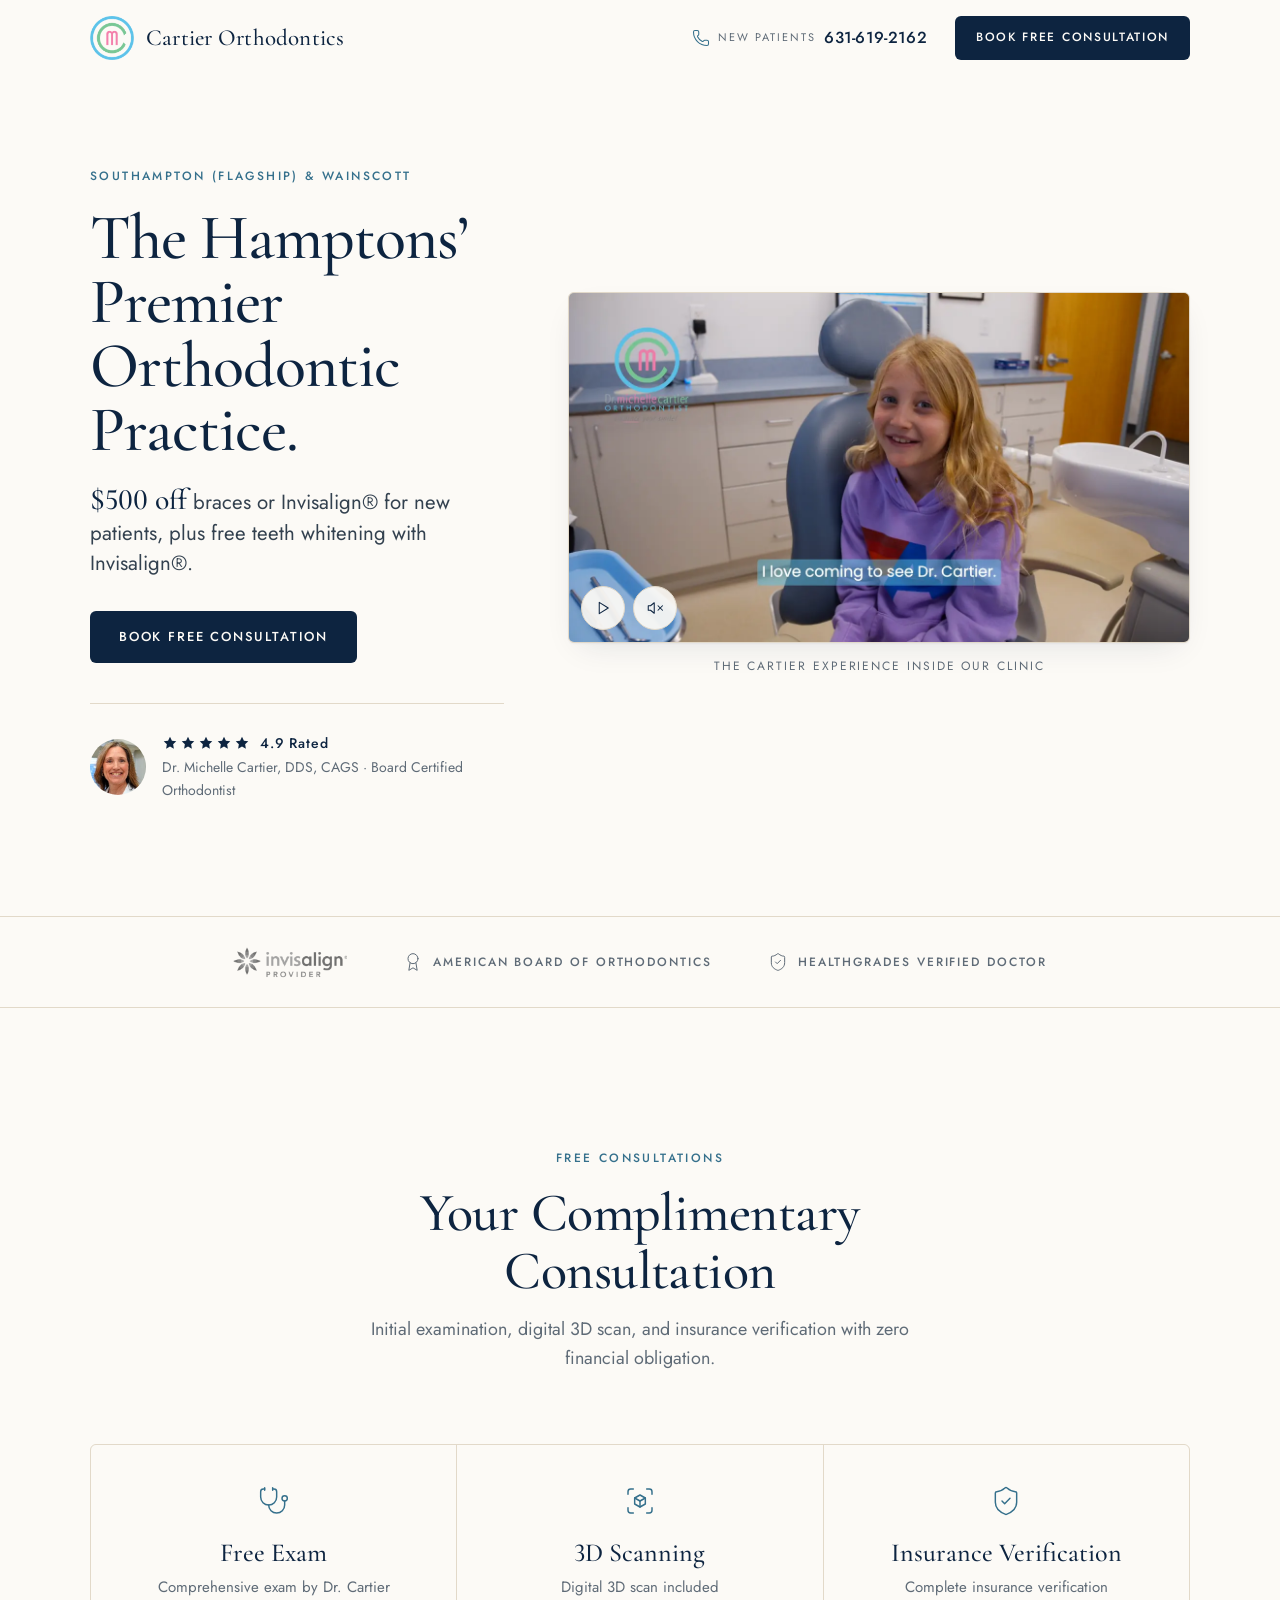
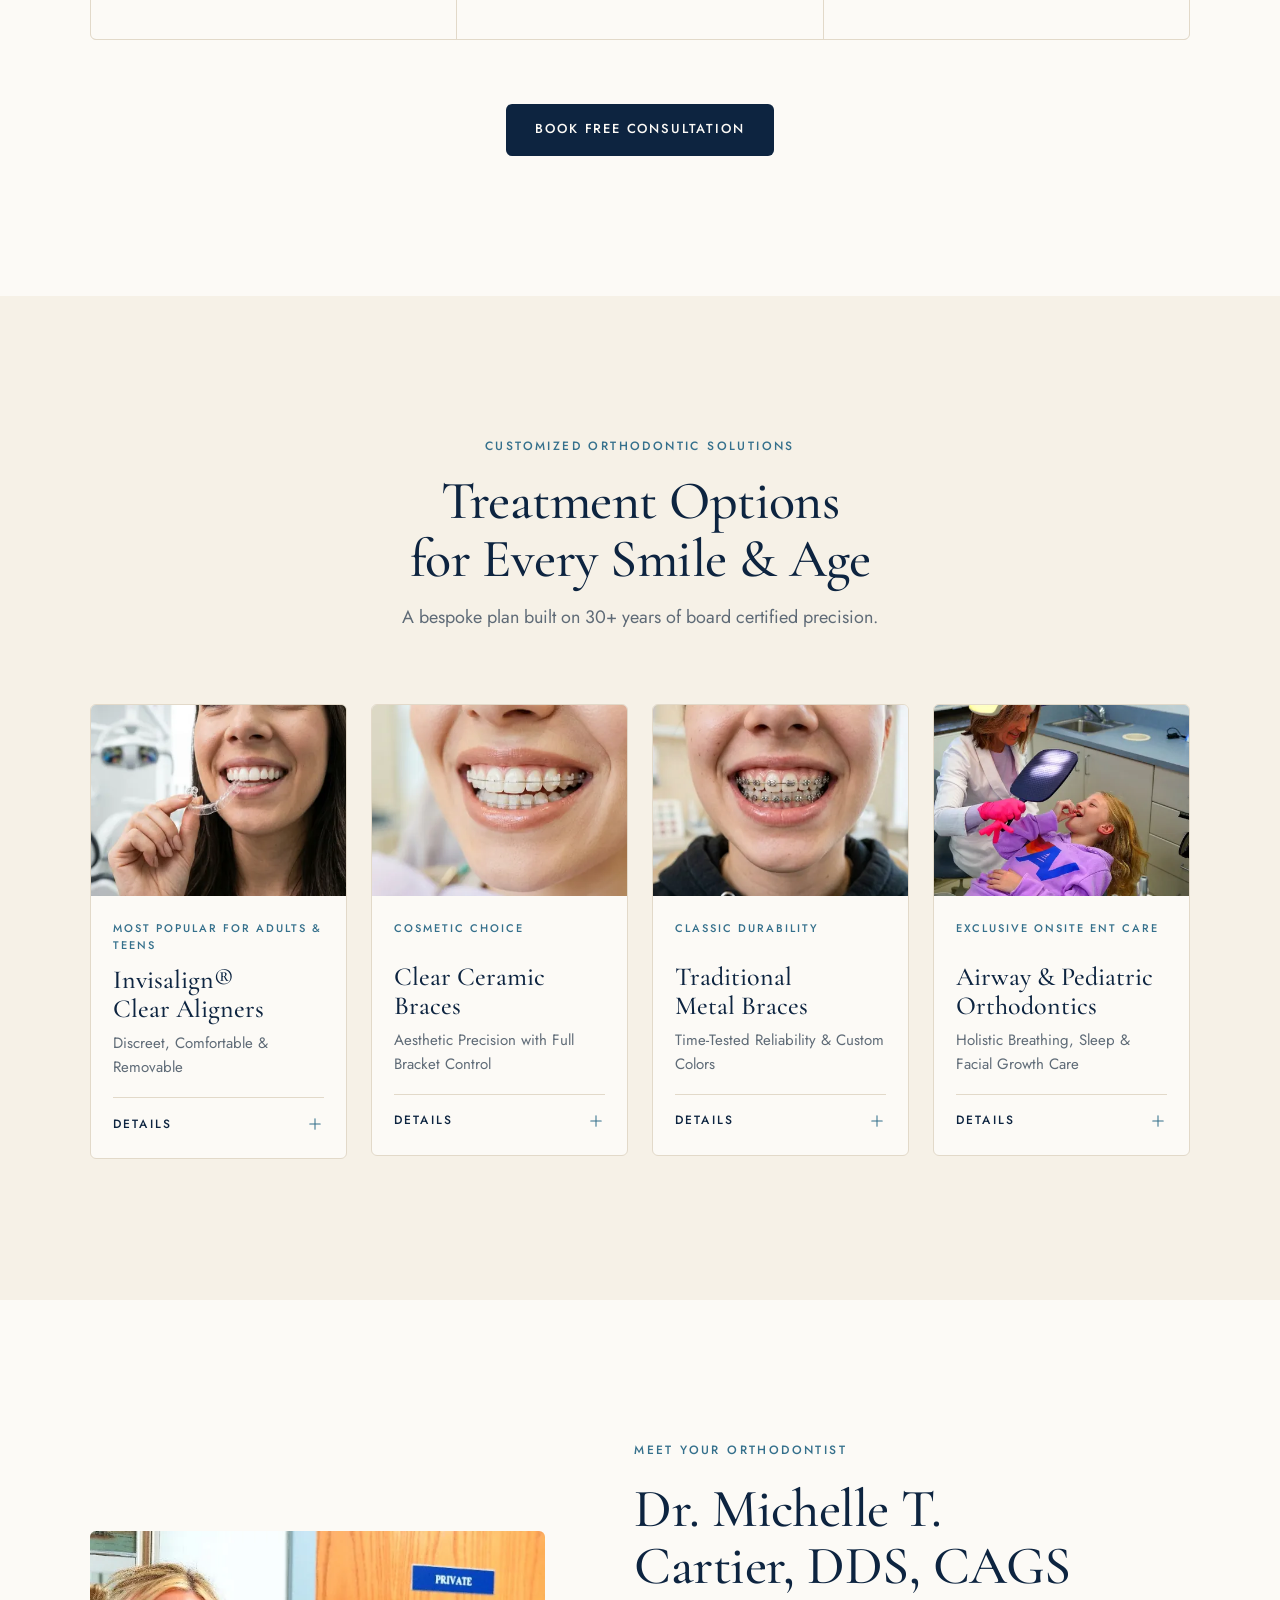
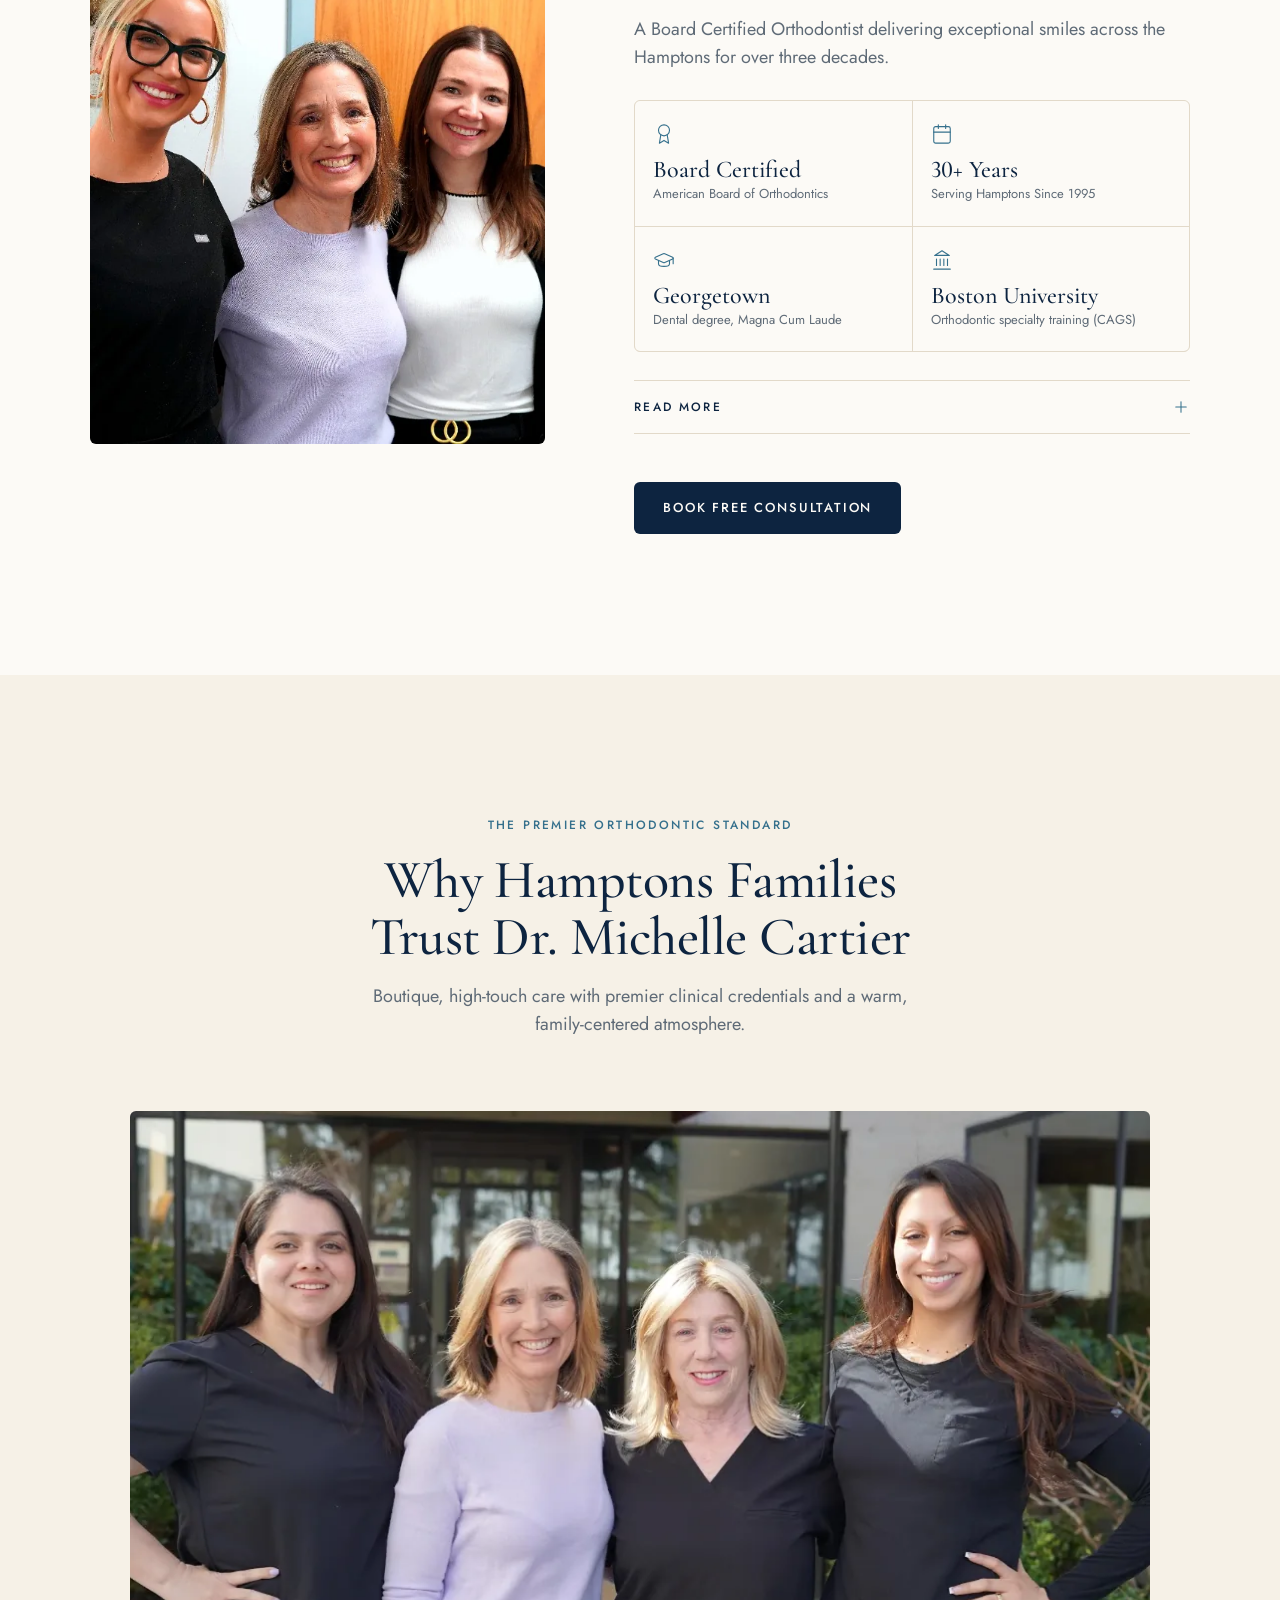
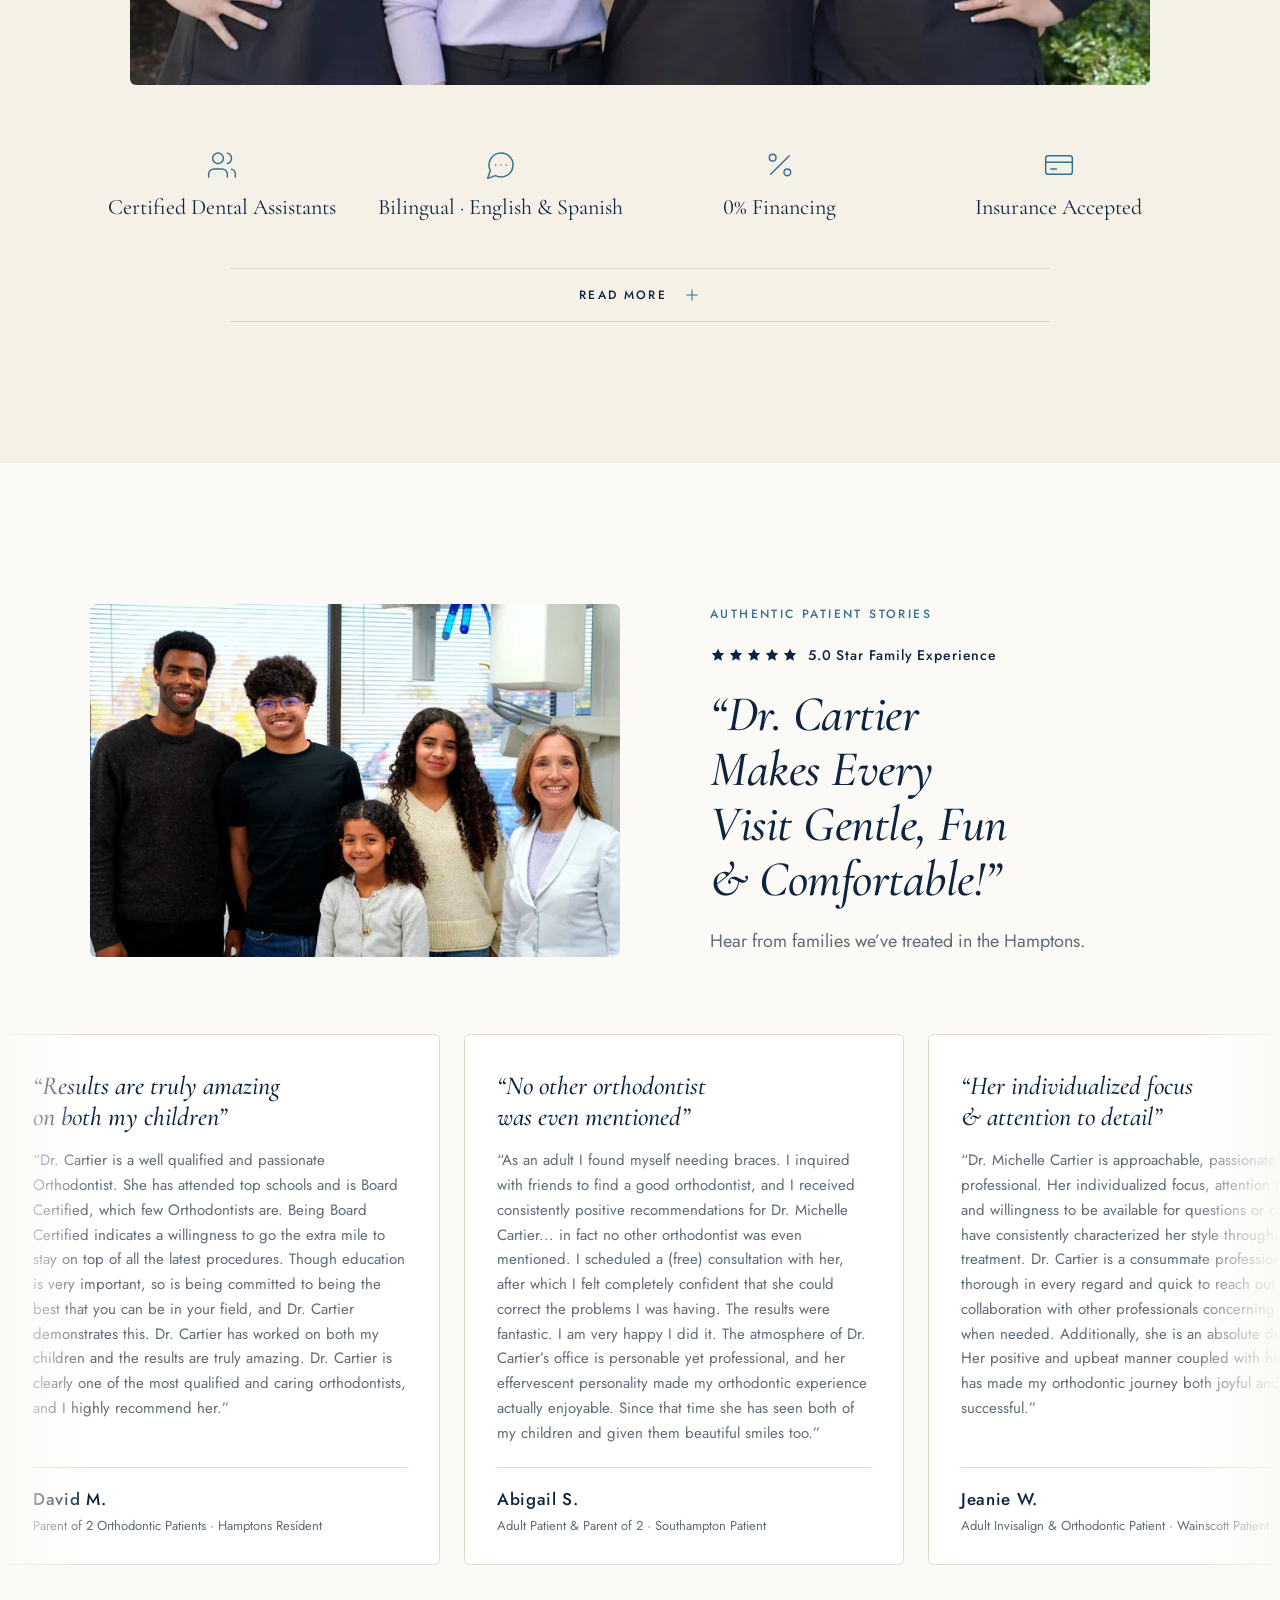
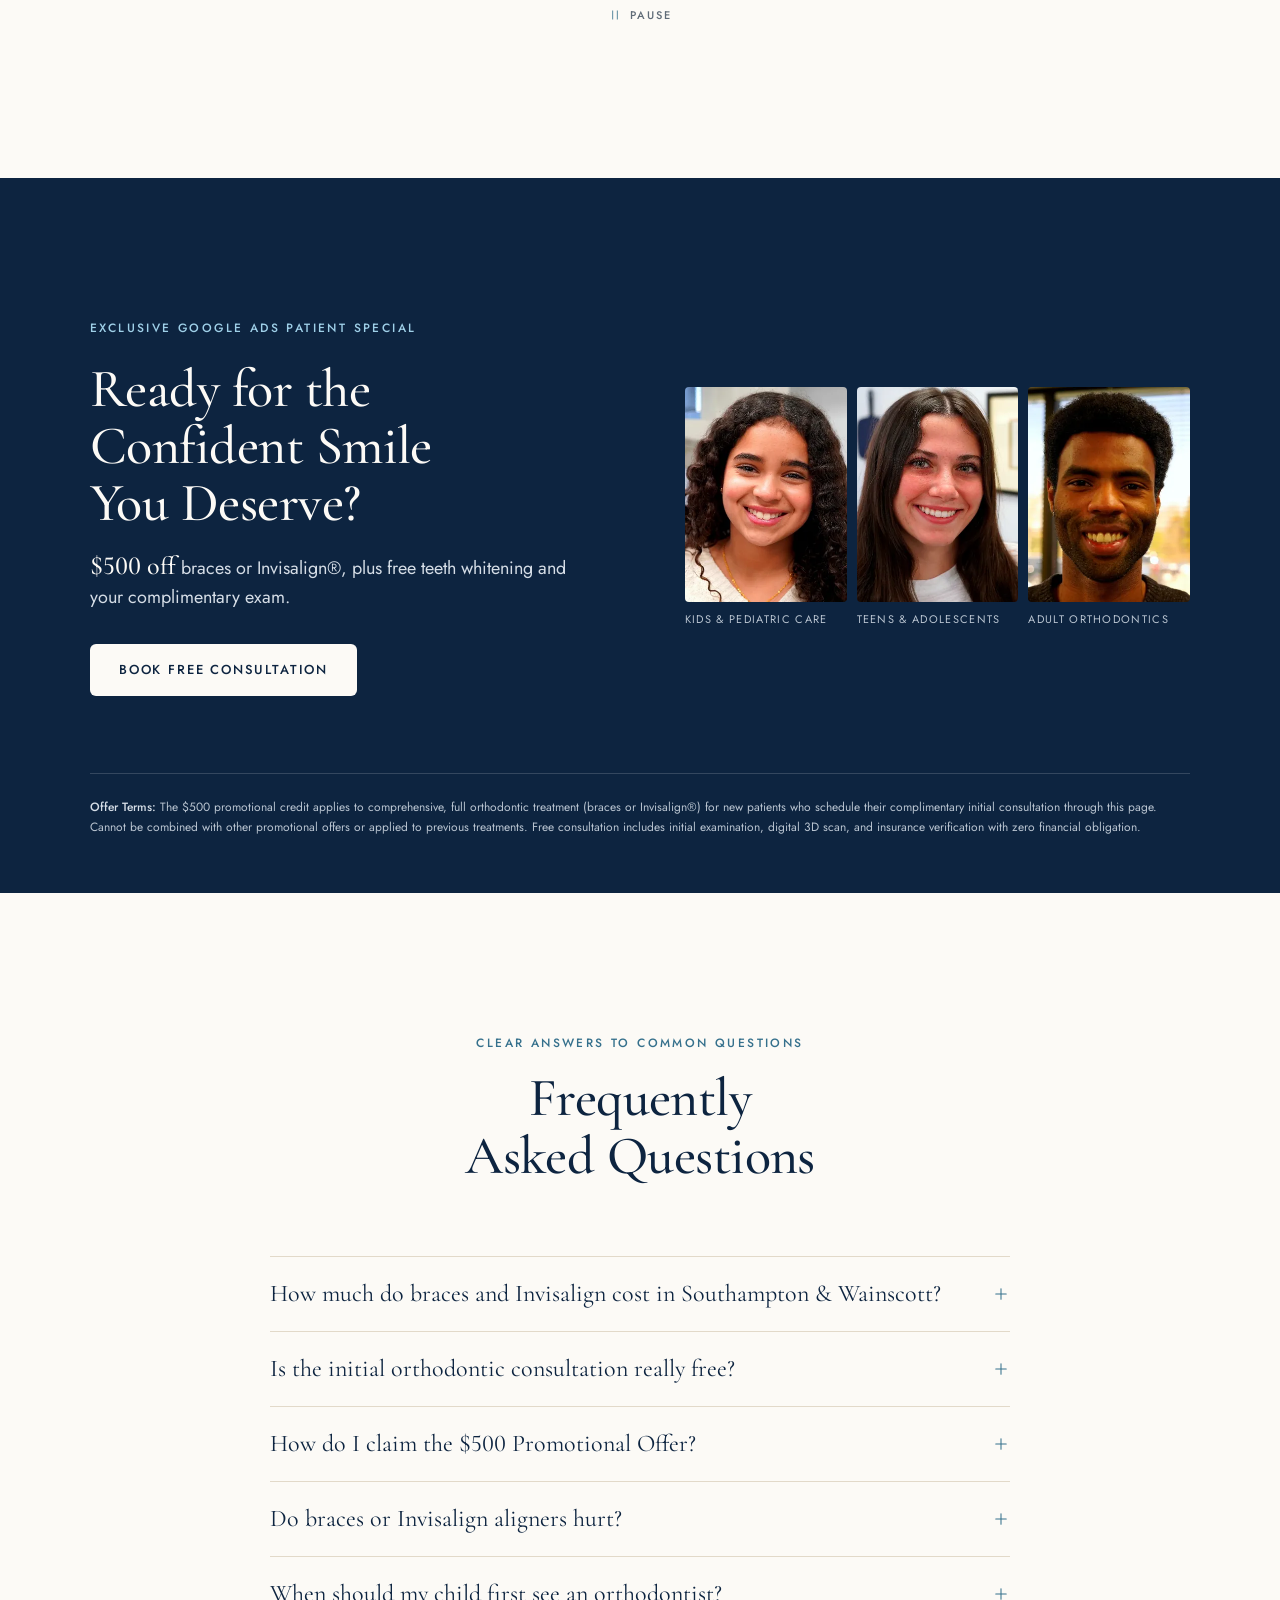
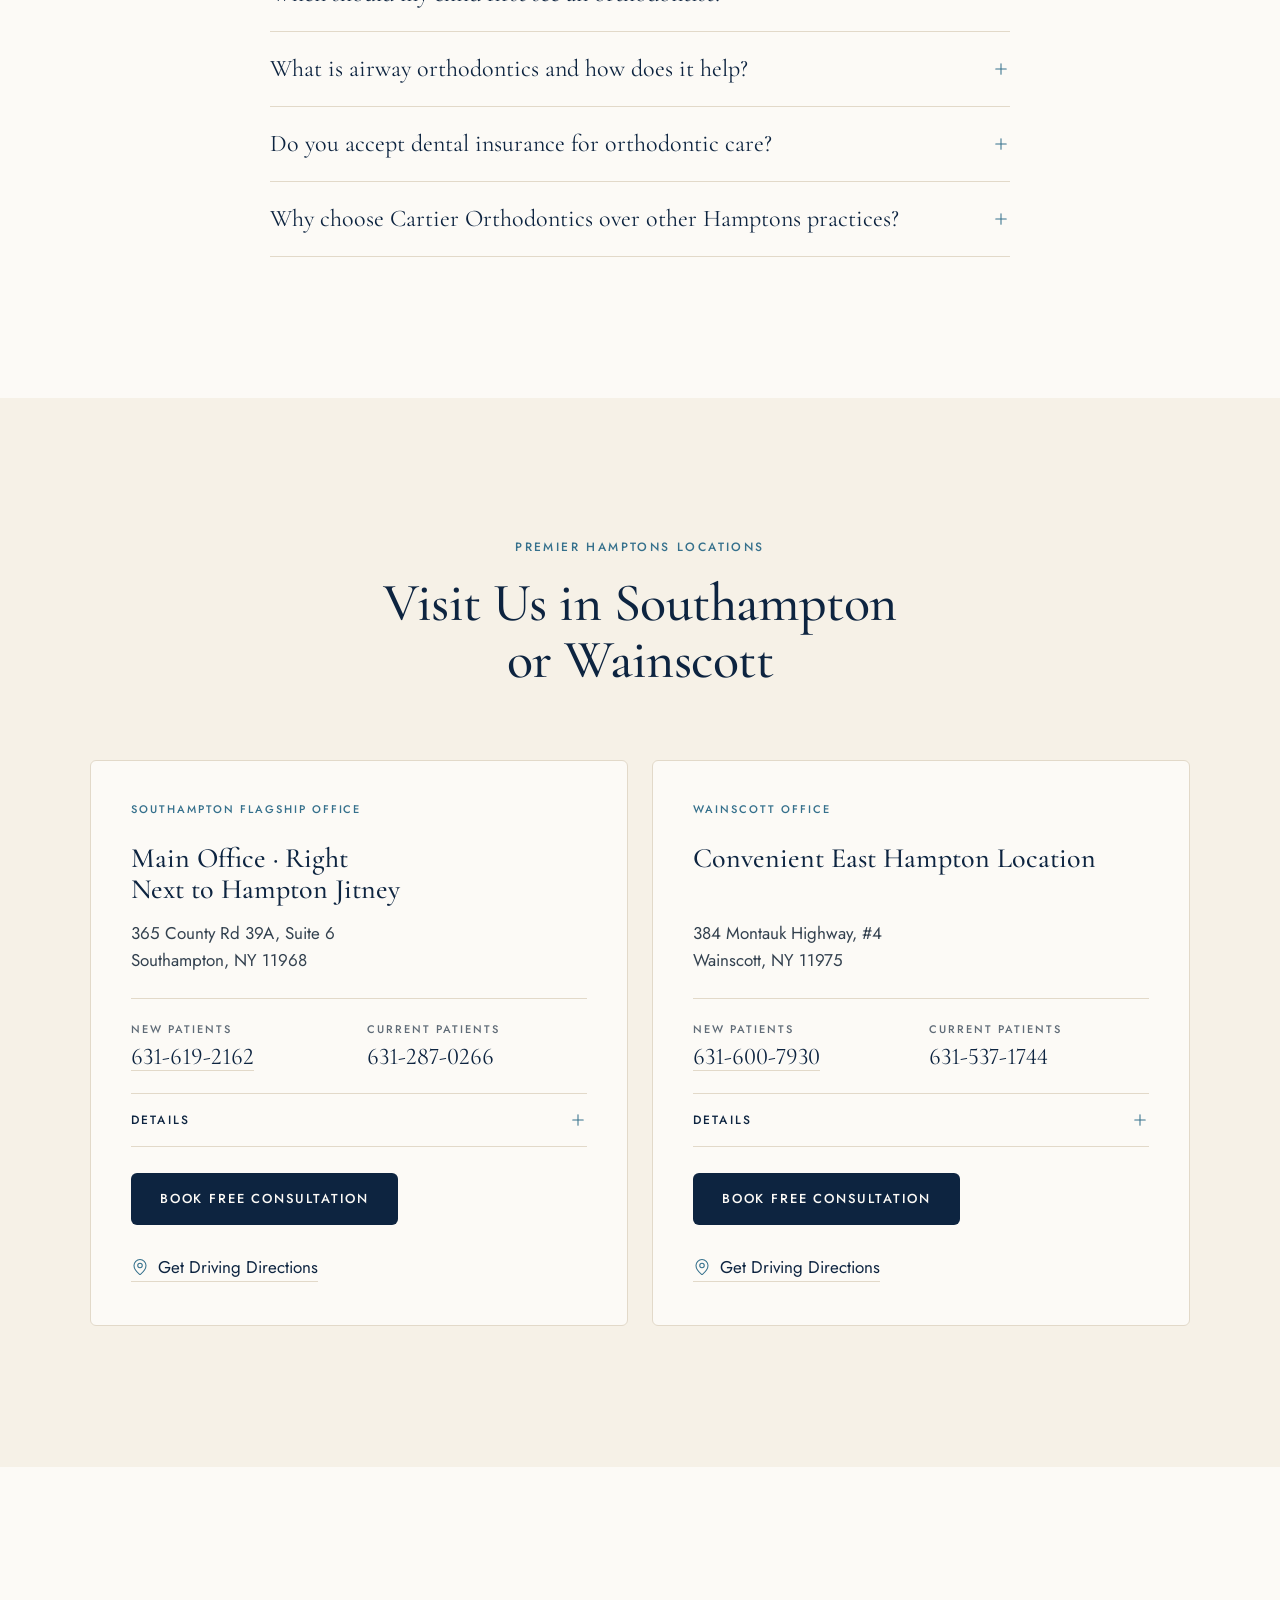
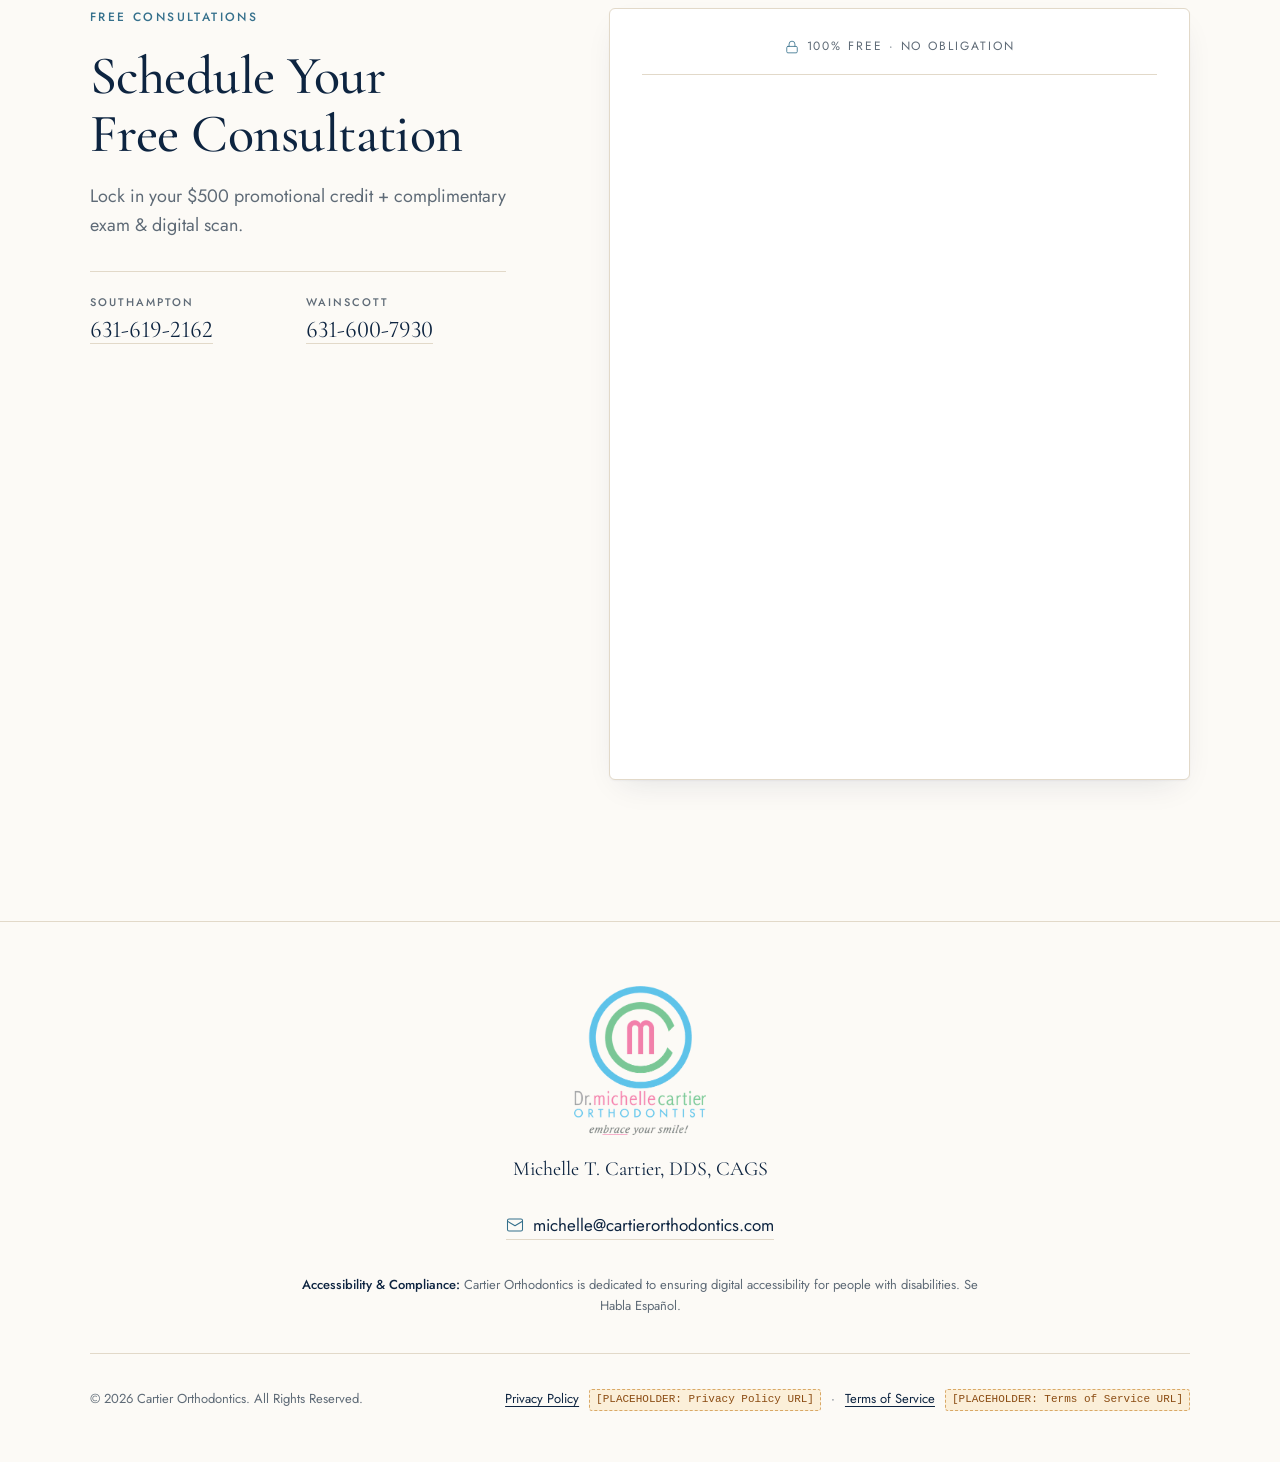
<file: index.html>
<!DOCTYPE html>
<html lang="en">
<head>
<meta charset="utf-8">
<meta name="viewport" content="width=device-width, initial-scale=1">
<title>Cartier Orthodontics | $500 Off Braces &amp; Invisalign | Southampton &amp; Wainscott</title>
<meta name="description" content="The Hamptons' Premier Orthodontic Practice. Board Certified Dr. Michelle Cartier offers Invisalign, braces, and pediatric airway care in Southampton &amp; Wainscott.">
<meta name="author" content="Cartier Orthodontics">
<meta property="og:type" content="website">
<meta property="og:title" content="Cartier Orthodontics | $500 Off Braces &amp; Invisalign | Southampton &amp; Wainscott">
<meta property="og:description" content="The Hamptons' Premier Orthodontic Practice. Board Certified Dr. Michelle Cartier offers Invisalign, braces, and pediatric airway care in Southampton &amp; Wainscott.">
<meta property="og:image" content="https://vibe.filesafe.space/1790687176859558297/attachments/1766eabd-2671-4371-a433-3eff29d74d68.jpg">
<meta name="twitter:card" content="summary_large_image">
<meta name="twitter:image" content="https://vibe.filesafe.space/1790687176859558297/attachments/1766eabd-2671-4371-a433-3eff29d74d68.jpg">
<meta name="theme-color" content="#fcfaf6">
<link rel="icon" type="image/png" href="assets/img/favicon.png">

<link rel="preconnect" href="https://link.smilehub.io">
<link rel="preload" as="image" href="assets/img/clinic-video-poster-1280.webp" type="image/webp">
<link rel="preload" href="assets/fonts/cormorant-garamond-latin-wght-normal.woff2" as="font" type="font/woff2" crossorigin>
<link rel="preload" href="assets/fonts/jost-latin-wght-normal.woff2" as="font" type="font/woff2" crossorigin>
<link rel="stylesheet" href="assets/css/styles.css?v=6">
<script>document.documentElement.className += ' js';</script>

<!-- ============================================================
     Google Ads tag + call-tracking + conversion helper.
     Copied unchanged from the existing landing page. Do not edit.
     ============================================================ -->
<script src="https://www.googletagmanager.com/gtag/js?id=AW-18036592609" async=""></script>
<script>window.dataLayer = window.dataLayer || [];
function gtag(){dataLayer.push(arguments);}
gtag('js', new Date());
gtag('config', 'AW-18036592609');
gtag('config', 'AW-18036592609/fwd5CI35qp8dEOGfwphD', { 'phone_conversion_number': '(631) 600-7930' });
gtag('config', 'AW-18036592609/lV72CJD5qp8dEOGfwphD', { 'phone_conversion_number': '(631) 619-2162' });
function gtag_report_conversion(url) {
  var callback = function () {
    if (typeof(url) != 'undefined') { window.location = url; }
  };
  gtag('event', 'conversion', {
      'send_to': 'AW-18036592609/rTI0CJP5qp8dEOGfwphD',
      'value': 5.0,
      'currency': 'USD',
      'event_callback': callback
  });
  return false;
}</script>
</head>
<body>

<!-- Line-icon sprite -->
<svg xmlns="http://www.w3.org/2000/svg" class="sprite" aria-hidden="true" focusable="false">
  <symbol id="i-phone" viewBox="0 0 24 24"><path d="M13.8 16.6a1 1 0 0 0 1.2-.3l.4-.5a2 2 0 0 1 1.6-.8h3a2 2 0 0 1 2 2v3a2 2 0 0 1-2 2A18 18 0 0 1 2 4a2 2 0 0 1 2-2h3a2 2 0 0 1 2 2v3a2 2 0 0 1-.8 1.6l-.5.4a1 1 0 0 0-.3 1.2 14 14 0 0 0 6.4 6.4z"/></symbol>
  <symbol id="i-star" viewBox="0 0 24 24"><path fill="currentColor" stroke="none" d="M12 2.6l2.9 5.9 6.5.9-4.7 4.6 1.1 6.5L12 17.4l-5.8 3.1 1.1-6.5L2.6 9.4l6.5-.9z"/></symbol>
  <symbol id="i-exam" viewBox="0 0 24 24"><path d="M11 2v2"/><path d="M5 2v2"/><path d="M5 3H4a2 2 0 0 0-2 2v4a6 6 0 0 0 12 0V5a2 2 0 0 0-2-2h-1"/><path d="M8 15a6 6 0 0 0 12 0v-3"/><circle cx="20" cy="10" r="2"/></symbol>
  <symbol id="i-scan" viewBox="0 0 24 24"><path d="M3 7V5a2 2 0 0 1 2-2h2"/><path d="M17 3h2a2 2 0 0 1 2 2v2"/><path d="M21 17v2a2 2 0 0 1-2 2h-2"/><path d="M7 21H5a2 2 0 0 1-2-2v-2"/><path d="M12 7.5l4 2.25v4.5l-4 2.25-4-2.25v-4.5z"/><path d="M12 12l4-2.25"/><path d="M12 12v4.5"/><path d="M12 12L8 9.75"/></symbol>
  <symbol id="i-shield" viewBox="0 0 24 24"><path d="M20 13c0 5-3.5 7.5-7.7 9a1 1 0 0 1-.6 0C7.5 20.500 4 18 4 13V6a1 1 0 0 1 1-1c2 0 4.500-1.200 6.200-2.700a1.200 1.200 0 0 1 1.600 0C14.500 3.800 17 5 19 5a1 1 0 0 1 1 1z"/><path d="M9 12l2 2 4-4"/></symbol>
  <symbol id="i-award" viewBox="0 0 24 24"><circle cx="12" cy="8" r="6"/><path d="M15.500 12.900L17 22l-5-3-5 3 1.500-9.100"/></symbol>
  <symbol id="i-calendar" viewBox="0 0 24 24"><path d="M8 2v4"/><path d="M16 2v4"/><rect x="3" y="4" width="18" height="18" rx="2"/><path d="M3 10h18"/></symbol>
  <symbol id="i-cap" viewBox="0 0 24 24"><path d="M21.400 10.900a1 1 0 0 0 0-1.800l-8.600-3.900a2 2 0 0 0-1.600 0L2.600 9.100a1 1 0 0 0 0 1.800l8.600 3.900a2 2 0 0 0 1.600 0z"/><path d="M22 10v6"/><path d="M6 12.500V16a6 3 0 0 0 12 0v-3.500"/></symbol>
  <symbol id="i-landmark" viewBox="0 0 24 24"><path d="M3 22h18"/><path d="M6 18v-7"/><path d="M10 18v-7"/><path d="M14 18v-7"/><path d="M18 18v-7"/><path d="M12 2l8 5H4z"/></symbol>
  <symbol id="i-users" viewBox="0 0 24 24"><path d="M16 21v-2a4 4 0 0 0-4-4H6a4 4 0 0 0-4 4v2"/><circle cx="9" cy="7" r="4"/><path d="M22 21v-2a4 4 0 0 0-3-3.900"/><path d="M16 3.100a4 4 0 0 1 0 7.800"/></symbol>
  <symbol id="i-chat" viewBox="0 0 24 24"><path d="M7.900 20A9 9 0 1 0 4 16.100L2 22z"/><path d="M8 12h.01"/><path d="M12 12h.01"/><path d="M16 12h.01"/></symbol>
  <symbol id="i-percent" viewBox="0 0 24 24"><path d="M19 5L5 19"/><circle cx="6.500" cy="6.500" r="2.500"/><circle cx="17.500" cy="17.500" r="2.500"/></symbol>
  <symbol id="i-card" viewBox="0 0 24 24"><rect x="2" y="5" width="20" height="14" rx="2"/><path d="M2 10h20"/><path d="M6 15h4"/></symbol>
  <symbol id="i-pin" viewBox="0 0 24 24"><path d="M20 10c0 5-5.500 10.200-7.400 11.800a1 1 0 0 1-1.200 0C9.500 20.200 4 15 4 10a8 8 0 0 1 16 0"/><circle cx="12" cy="10" r="3"/></symbol>
  <symbol id="i-arrow" viewBox="0 0 24 24"><path d="M5 12h14"/><path d="M13 6l6 6-6 6"/></symbol>
  <symbol id="i-plus" viewBox="0 0 24 24"><path d="M12 5v14"/><path d="M5 12h14"/></symbol>
  <symbol id="i-check" viewBox="0 0 24 24"><path d="M20 6L9 17l-5-5"/></symbol>
  <symbol id="i-mail" viewBox="0 0 24 24"><rect x="2" y="4" width="20" height="16" rx="2"/><path d="M22 7l-10 6L2 7"/></symbol>
  <symbol id="i-play" viewBox="0 0 24 24"><path d="M7 4.500v15l12-7.500z"/></symbol>
  <symbol id="i-pause" viewBox="0 0 24 24"><path d="M8 5v14"/><path d="M16 5v14"/></symbol>
  <symbol id="i-sound" viewBox="0 0 24 24"><path d="M11 5L6 9H3v6h3l5 4z"/><path d="M15.500 8.500a5 5 0 0 1 0 7"/><path d="M18.500 5.500a9 9 0 0 1 0 13"/></symbol>
  <symbol id="i-muted" viewBox="0 0 24 24"><path d="M11 5L6 9H3v6h3l5 4z"/><path d="M22 9l-6 6"/><path d="M16 9l6 6"/></symbol>
  <symbol id="i-close" viewBox="0 0 24 24"><path d="M18 6L6 18"/><path d="M6 6l12 12"/></symbol>
  <symbol id="i-lock" viewBox="0 0 24 24"><rect x="3" y="11" width="18" height="11" rx="2"/><path d="M7 11V7a5 5 0 0 1 10 0v4"/></symbol>
</svg>

<a class="skip-link" href="#main">Skip to content</a>

<!-- 1. HEADER ================================================= -->
<header class="site-header">
  <div class="container header-inner">
    <a class="brand" href="#top">
      <img src="assets/img/logo-emblem.webp" width="160" height="159" alt="Cartier Orthodontics Logo" class="brand-mark">
      <span class="brand-name">Cartier Orthodontics</span>
    </a>
    <div class="header-actions">
      <a class="header-phone" href="tel:6316192162">
        <svg class="icon" aria-hidden="true"><use href="#i-phone"/></svg>
        <span class="header-phone-label">New Patients</span>
        <span class="header-phone-number">631-619-2162</span>
      </a>
      <a class="btn btn-primary btn-sm header-cta" href="#book" data-book>Book Free Consultation</a>
    </div>
  </div>
</header>

<main id="main">

<!-- 2. HERO =================================================== -->
<section class="hero" aria-labelledby="hero-title">
  <div class="container hero-grid">
    <div class="hero-copy">
      <p class="eyebrow">Southampton (Flagship) &amp; Wainscott</p>
      <h1 id="hero-title">The Hamptons’ Premier Orthodontic Practice.</h1>
      <p class="hero-offer"><strong>$500 off</strong> braces or Invisalign® for new patients, plus free teeth whitening with Invisalign®.</p>
      <a class="btn btn-primary hero-cta" href="#book" data-book>Book Free Consultation</a>
      <div class="hero-proof">
        <img src="assets/img/dr-cartier-avatar.webp" width="168" height="168" alt="Dr. Michelle Cartier, DDS, CAGS" class="hero-avatar">
        <div>
          <div class="rating">
            <span class="stars" aria-hidden="true">
              <svg class="icon"><use href="#i-star"/></svg><svg class="icon"><use href="#i-star"/></svg><svg class="icon"><use href="#i-star"/></svg><svg class="icon"><use href="#i-star"/></svg><svg class="icon"><use href="#i-star"/></svg>
            </span>
            <span class="rating-text">4.9 Rated</span>
          </div>
          <p class="hero-proof-line">Dr. Michelle Cartier, DDS, CAGS · Board Certified Orthodontist</p>
        </div>
      </div>
    </div>

    <figure class="hero-video">
      <div class="video-frame">
        <!-- Clinic video from the existing page, re-encoded to 720p (original: 73 MB). -->
        <video src="assets/video/cartier-clinic-720.mp4" poster="assets/img/clinic-video-poster-1280.webp" width="1280" height="720" muted loop playsinline controls preload="none" aria-label="The Cartier Experience Inside Our Clinic" data-hero-video></video>
        <div class="video-controls" hidden data-video-controls>
          <button type="button" class="video-btn" data-video-play aria-label="Play video"><svg class="icon" aria-hidden="true"><use href="#i-play"/></svg></button>
          <button type="button" class="video-btn" data-video-mute aria-label="Unmute video"><svg class="icon" aria-hidden="true"><use href="#i-muted"/></svg></button>
        </div>
      </div>
      <figcaption>The Cartier Experience Inside Our Clinic</figcaption>
    </figure>
  </div>
</section>

<!-- 3. TRUST STRIP ============================================ -->
<section class="trust" aria-label="Credentials">
  <div class="container trust-row">
    <div class="trust-item">
      <img src="assets/img/invisalign-provider.webp" width="368" height="110" alt="Invisalign Verified Provider" loading="lazy" decoding="async">
    </div>
    <div class="trust-item">
      <svg class="icon" aria-hidden="true"><use href="#i-award"/></svg>
      <span>American Board of Orthodontics</span>
    </div>
    <div class="trust-item">
      <svg class="icon" aria-hidden="true"><use href="#i-shield"/></svg>
      <span>Healthgrades Verified Doctor</span>
    </div>
  </div>
</section>

<!-- 4. FREE CONSULTATION ====================================== -->
<section class="section" aria-labelledby="consult-title">
  <div class="container">
    <header class="section-head reveal">
      <p class="eyebrow">Free Consultations</p>
      <h2 id="consult-title">Your Complimentary Consultation</h2>
      <p class="lede">Initial examination, digital 3D scan, and insurance verification with zero financial obligation.</p>
    </header>
    <ul class="tiles tiles-3 reveal">
      <li class="tile">
        <svg class="icon icon-lg" aria-hidden="true"><use href="#i-exam"/></svg>
        <h3>Free Exam</h3>
        <p>Comprehensive exam by Dr. Cartier</p>
      </li>
      <li class="tile">
        <svg class="icon icon-lg" aria-hidden="true"><use href="#i-scan"/></svg>
        <h3>3D Scanning</h3>
        <p>Digital 3D scan included</p>
      </li>
      <li class="tile">
        <svg class="icon icon-lg" aria-hidden="true"><use href="#i-shield"/></svg>
        <h3>Insurance Verification</h3>
        <p>Complete insurance verification</p>
      </li>
    </ul>
    <div class="section-cta reveal">
      <a class="btn btn-primary" href="#book" data-book>Book Free Consultation</a>
    </div>
  </div>
</section>

<!-- 5. TREATMENTS ============================================= -->
<section class="section section-ivory" id="treatments-section" aria-labelledby="treatments-title">
  <div class="container">
    <header class="section-head reveal">
      <p class="eyebrow">Customized Orthodontic Solutions</p>
      <h2 id="treatments-title">Treatment Options for Every Smile &amp; Age</h2>
      <p class="lede">A bespoke plan built on 30+ years of board certified precision.</p>
    </header>

    <div class="cards cards-4 reveal">

      <article class="card treatment">
        <div class="card-media">
          <img src="assets/img/treatment-invisalign-440.webp" srcset="assets/img/treatment-invisalign-440.webp 440w, assets/img/treatment-invisalign-720.webp 669w" sizes="(min-width: 1080px) 260px, (min-width: 640px) 45vw, 92vw" width="669" height="502" alt="Invisalign® Clear Aligners" loading="lazy" decoding="async">
        </div>
        <div class="card-body">
          <p class="card-tag">Most Popular for Adults &amp; Teens</p>
          <h3>Invisalign® Clear Aligners</h3>
          <p class="card-line">Discreet, Comfortable &amp; Removable</p>
          <details class="more">
            <summary><span>Details</span><svg class="icon" aria-hidden="true"><use href="#i-plus"/></svg></summary>
            <div class="more-body">
              <p>A series of custom, virtually invisible trays that gently straighten your teeth. Removable for meals, photos, and brushing, giving you maximum freedom without metal brackets.</p>
              <ul class="checks">
                <li>100% Removable for eating, sports &amp; events</li>
                <li>Smooth, comfortable medical-grade SmartTrack plastic</li>
                <li>Average treatment time: 6 to 18 months</li>
                <li>Includes Free Professional Whitening with $500 Offer</li>
              </ul>
              <figure class="before-after">
                <img src="assets/img/before-after-invisalign-14mo.webp" width="295" height="168" alt="Invisalign before and after smile transformation" loading="lazy" decoding="async">
                <figcaption>Before &amp; After · Treatment duration: 14 Months</figcaption>
              </figure>
            </div>
          </details>
        </div>
      </article>

      <article class="card treatment">
        <div class="card-media">
          <img src="assets/img/treatment-clear-braces-440.webp" srcset="assets/img/treatment-clear-braces-440.webp 440w, assets/img/treatment-clear-braces-720.webp 669w" sizes="(min-width: 1080px) 260px, (min-width: 640px) 45vw, 92vw" width="669" height="502" alt="Clear Ceramic Braces" loading="lazy" decoding="async">
        </div>
        <div class="card-body">
          <p class="card-tag">Cosmetic Choice</p>
          <h3>Clear Ceramic Braces</h3>
          <p class="card-line">Aesthetic Precision with Full Bracket Control</p>
          <details class="more">
            <summary><span>Details</span><svg class="icon" aria-hidden="true"><use href="#i-plus"/></svg></summary>
            <div class="more-body">
              <p>Crafted from translucent ceramic material that blends seamlessly with your natural tooth shade. Provides the strong corrective power of braces with minimal visual impact.</p>
              <ul class="checks">
                <li>Translucent ceramic brackets blend with teeth</li>
                <li>Stain-resistant and smooth against lips and cheeks</li>
                <li>Ideal for complex alignments needing subtle appearance</li>
                <li>Eligible for $500 Off &amp; 0% flexible payment plans</li>
              </ul>
              <figure class="before-after">
                <img src="assets/img/before-after-clear-braces-16mo.webp" width="290" height="164" alt="Clear braces before and after smile transformation" loading="lazy" decoding="async">
                <figcaption>Before &amp; After · Treatment duration: 16 Months</figcaption>
              </figure>
            </div>
          </details>
        </div>
      </article>

      <article class="card treatment">
        <div class="card-media">
          <img src="assets/img/treatment-metal-braces-440.webp" srcset="assets/img/treatment-metal-braces-440.webp 440w, assets/img/treatment-metal-braces-720.webp 669w" sizes="(min-width: 1080px) 260px, (min-width: 640px) 45vw, 92vw" width="669" height="502" alt="Traditional Metal Braces" loading="lazy" decoding="async">
        </div>
        <div class="card-body">
          <p class="card-tag">Classic Durability</p>
          <h3>Traditional Metal Braces</h3>
          <p class="card-line">Time-Tested Reliability &amp; Custom Colors</p>
          <details class="more">
            <summary><span>Details</span><svg class="icon" aria-hidden="true"><use href="#i-plus"/></svg></summary>
            <div class="more-body">
              <p>High-grade stainless steel brackets engineered for optimum comfort and accuracy. A proven, durable solution for kids, teens, and adults with fun color tie options.</p>
              <ul class="checks">
                <li>Modern low-profile brackets for maximum comfort</li>
                <li>Fun customizable color bands for kids and teens</li>
                <li>Most cost-effective solution for all orthodontic corrections</li>
                <li>Eligible for $500 Off &amp; low monthly payments</li>
              </ul>
              <figure class="before-after">
                <img src="assets/img/before-after-metal-braces-18mo.webp" width="298" height="160" alt="Metal braces before and after smile transformation" loading="lazy" decoding="async">
                <figcaption>Before &amp; After · Treatment duration: 18 Months</figcaption>
              </figure>
            </div>
          </details>
        </div>
      </article>

      <article class="card treatment">
        <div class="card-media">
          <img src="assets/img/treatment-airway-pediatric-440.webp" srcset="assets/img/treatment-airway-pediatric-440.webp 440w, assets/img/treatment-airway-pediatric-720.webp 720w" sizes="(min-width: 1080px) 260px, (min-width: 640px) 45vw, 92vw" width="720" height="540" alt="Airway &amp; Pediatric Orthodontics" loading="lazy" decoding="async">
        </div>
        <div class="card-body">
          <p class="card-tag">Exclusive Onsite ENT Care</p>
          <h3>Airway &amp; Pediatric Orthodontics</h3>
          <p class="card-line">Holistic Breathing, Sleep &amp; Facial Growth Care</p>
          <details class="more">
            <summary><span>Details</span><svg class="icon" aria-hidden="true"><use href="#i-plus"/></svg></summary>
            <div class="more-body">
              <p>Addressing how jaw and palate development affects breathing, snoring, restless sleep, and overall wellness. Dr. Cartier collaborates directly with an onsite ENT specialist.</p>
              <ul class="checks">
                <li>Early evaluation recommended by age 7 by AAO</li>
                <li>Treats mouth breathing, snoring &amp; restless sleep</li>
                <li>Gentle palate expansion to guide natural jaw growth</li>
                <li>Comprehensive whole-health approach unique in the Hamptons</li>
              </ul>
            </div>
          </details>
        </div>
      </article>

    </div>
  </div>
</section>

<!-- 6. MEET DR. CARTIER ======================================= -->
<section class="section" aria-labelledby="doctor-title">
  <div class="container split">
    <figure class="split-media portrait reveal">
      <img src="assets/img/dr-cartier-portrait-400.webp" srcset="assets/img/dr-cartier-portrait-400.webp 400w, assets/img/dr-cartier-portrait-605.webp 605w" sizes="(min-width: 900px) 460px, 92vw" width="605" height="682" alt="Dr. Michelle Cartier DDS CAGS with Hamptons patients" loading="lazy" decoding="async">
    </figure>
    <div class="split-copy reveal">
      <p class="eyebrow">Meet Your Orthodontist</p>
      <h2 id="doctor-title">Dr. Michelle T. Cartier, <span class="nowrap">DDS, CAGS</span></h2>
      <p class="lede">A Board Certified Orthodontist delivering exceptional smiles across the Hamptons for over three decades.</p>

      <ul class="stats">
        <li><svg class="icon" aria-hidden="true"><use href="#i-award"/></svg><strong>Board Certified</strong><span>American Board of Orthodontics</span></li>
        <li><svg class="icon" aria-hidden="true"><use href="#i-calendar"/></svg><strong>30+ Years</strong><span>Serving Hamptons Since 1995</span></li>
        <li><svg class="icon" aria-hidden="true"><use href="#i-cap"/></svg><strong>Georgetown</strong><span>Dental degree, Magna Cum Laude</span></li>
        <li><svg class="icon" aria-hidden="true"><use href="#i-landmark"/></svg><strong>Boston University</strong><span>Orthodontic specialty training (CAGS)</span></li>
      </ul>

      <details class="more more-inline">
        <summary><span>Read more</span><svg class="icon" aria-hidden="true"><use href="#i-plus"/></svg></summary>
        <div class="more-body">
          <p>Dr. Michelle Cartier is a Board Certified Orthodontist who has been delivering exceptional smiles throughout Southampton, Wainscott, and the greater Hamptons for over three decades.</p>
          <p>She earned her dental degree from Georgetown University School of Dentistry (graduating Magna Cum Laude) and completed her postdoctoral orthodontic specialty training (CAGS) at Boston University. Her clinical team consists entirely of Certified Dental Assistants, ensuring patient safety, comfort, and clinical precision at every step.</p>
          <p>Dr. Cartier has built her Southampton practice on an unwavering commitment to personalized continuity: you see Dr. Cartier personally at every single appointment in a calm, boutique environment.</p>
          <ul class="checks">
            <li>Treats children, teens, adults &amp; patients with special needs</li>
            <li>100% Certified Dental Assistant clinical team</li>
            <li>Southampton flagship located right next to the Hampton Jitney</li>
            <li>Bilingual consultations available in English &amp; Spanish</li>
          </ul>
        </div>
      </details>

      <a class="btn btn-primary" href="#book" data-book>Book Free Consultation</a>
    </div>
  </div>
</section>

<!-- 7. WHY CARTIER ============================================ -->
<section class="section section-ivory" aria-labelledby="why-title">
  <div class="container">
    <header class="section-head reveal">
      <p class="eyebrow">The Premier Orthodontic Standard</p>
      <h2 id="why-title">Why Hamptons Families Trust Dr. Michelle Cartier</h2>
      <p class="lede">Boutique, high-touch care with premier clinical credentials and a warm, family-centered atmosphere.</p>
    </header>

    <figure class="wide-media reveal">
      <img src="assets/img/dr-cartier-team-640.webp" srcset="assets/img/dr-cartier-team-640.webp 640w, assets/img/dr-cartier-team-1024.webp 1024w" sizes="(min-width: 1100px) 1020px, 92vw" width="1024" height="683" alt="Dr. Michelle Cartier and her Certified Dental Assistant Staff" loading="lazy" decoding="async">
    </figure>

    <ul class="icon-row reveal">
      <li><svg class="icon icon-lg" aria-hidden="true"><use href="#i-users"/></svg><span>Certified Dental Assistants</span></li>
      <li><svg class="icon icon-lg" aria-hidden="true"><use href="#i-chat"/></svg><span>Bilingual · English &amp; Spanish</span></li>
      <li><svg class="icon icon-lg" aria-hidden="true"><use href="#i-percent"/></svg><span>0% Financing</span></li>
      <li><svg class="icon icon-lg" aria-hidden="true"><use href="#i-card"/></svg><span>Insurance Accepted</span></li>
    </ul>

    <details class="more more-center reveal">
      <summary><span>Read more</span><svg class="icon" aria-hidden="true"><use href="#i-plus"/></svg></summary>
      <div class="more-body">
        <dl class="reasons">
          <div><dt>Same Doctor, Every Single Visit</dt><dd>Your smile is never passed off to rotating junior associates. Dr. Michelle Cartier personally examines, plans, and oversees your care at every appointment.</dd></div>
          <div><dt>100% Certified Dental Assistant Staff</dt><dd>Every member of our clinical team is a Certified Dental Assistant, ensuring the highest echelon of clinical expertise, safety, and attentive patient comfort.</dd></div>
          <div><dt>Premier Hamptons Convenience</dt><dd>Our flagship Southampton office is situated right next to the Hampton Jitney for effortless travel, complemented by our Wainscott location.</dd></div>
          <div><dt>American Board of Orthodontics Certified</dt><dd>Held by only 1 in 3 orthodontists nationwide. Dr. Cartier brings over 30 years of board-certified precision and bespoke aesthetic design to every smile.</dd></div>
          <div><dt>Flexible 0% Financing &amp; Insurance Accepted</dt><dd>We accept most major dental insurance policies (covering 25–50% of care) and offer interest-free monthly payment plans tailored to your family.</dd></div>
          <div><dt>Boutique, Family-Oriented Atmosphere</dt><dd>A warm, welcoming environment catering to young children, teens, adults, and individuals with special needs with utmost patience and gentleness.</dd></div>
        </dl>
      </div>
    </details>
  </div>
</section>

<!-- 8. TESTIMONIALS =========================================== -->
<section class="section" aria-labelledby="stories-title">
  <div class="container">
    <div class="split split-quote">
      <figure class="split-media reveal">
        <img src="assets/img/dr-cartier-family-640.webp" srcset="assets/img/dr-cartier-family-640.webp 640w, assets/img/dr-cartier-family-1024.webp 1024w" sizes="(min-width: 900px) 520px, 92vw" width="1024" height="682" alt="Dr. Michelle Cartier with happy Hamptons family patient" loading="lazy" decoding="async">
      </figure>
      <div class="split-copy reveal">
        <p class="eyebrow">Authentic Patient Stories</p>
        <div class="rating">
          <span class="stars" aria-hidden="true">
            <svg class="icon"><use href="#i-star"/></svg><svg class="icon"><use href="#i-star"/></svg><svg class="icon"><use href="#i-star"/></svg><svg class="icon"><use href="#i-star"/></svg><svg class="icon"><use href="#i-star"/></svg>
          </span>
          <span class="rating-text">5.0 Star Family Experience</span>
        </div>
        <h2 id="stories-title" class="pull-quote">“Dr. Cartier Makes Every Visit Gentle, Fun &amp; Comfortable!”</h2>
        <p class="lede">Hear from families we’ve treated in the Hamptons.</p>
      </div>
    </div>

  </div>

  <div class="ticker reveal" data-ticker>
    <div class="reviews" role="list" data-ticker-track>
      <article class="review" role="listitem">
        <h3>“Results are truly amazing on both my children”</h3>
        <p class="review-text">“Dr. Cartier is a well qualified and passionate Orthodontist. She has attended top schools and is Board Certified, which few Orthodontists are. Being Board Certified indicates a willingness to go the extra mile to stay on top of all the latest procedures. Though education is very important, so is being committed to being the best that you can be in your field, and Dr. Cartier demonstrates this. Dr. Cartier has worked on both my children and the results are truly amazing. Dr. Cartier is clearly one of the most qualified and caring orthodontists, and I highly recommend her.”</p>
        <footer>
          <strong>David M.</strong>
          <span>Parent of 2 Orthodontic Patients · Hamptons Resident</span>
        </footer>
      </article>

      <article class="review" role="listitem">
        <h3>“No other orthodontist was even mentioned”</h3>
        <p class="review-text">“As an adult I found myself needing braces. I inquired with friends to find a good orthodontist, and I received consistently positive recommendations for Dr. Michelle Cartier... in fact no other orthodontist was even mentioned. I scheduled a (free) consultation with her, after which I felt completely confident that she could correct the problems I was having. The results were fantastic. I am very happy I did it. The atmosphere of Dr. Cartier’s office is personable yet professional, and her effervescent personality made my orthodontic experience actually enjoyable. Since that time she has seen both of my children and given them beautiful smiles too.”</p>
        <footer>
          <strong>Abigail S.</strong>
          <span>Adult Patient &amp; Parent of 2 · Southampton Patient</span>
        </footer>
      </article>

      <article class="review" role="listitem">
        <h3>“Her individualized focus &amp; attention to detail”</h3>
        <p class="review-text">“Dr. Michelle Cartier is approachable, passionate, and professional. Her individualized focus, attention to detail, and willingness to be available for questions or concerns have consistently characterized her style throughout my treatment. Dr. Cartier is a consummate professional, thorough in every regard and quick to reach out for collaboration with other professionals concerning my care when needed. Additionally, she is an absolute delight. Her positive and upbeat manner coupled with her skill has made my orthodontic journey both joyful and successful.”</p>
        <footer>
          <strong>Jeanie W.</strong>
          <span>Adult Invisalign &amp; Orthodontic Patient · Wainscott Patient</span>
        </footer>
      </article>
    </div>
  </div>
  <div class="container ticker-controls">
    <button type="button" class="ticker-toggle" hidden data-ticker-toggle aria-pressed="false"><svg class="icon" aria-hidden="true"><use href="#i-pause"/></svg><span>Pause</span></button>
  </div>
</section>

<!-- 9. OFFER REMINDER ========================================= -->
<section class="offer" aria-labelledby="offer-title">
  <div class="container">
    <div class="offer-grid">
      <div class="offer-copy reveal">
        <p class="eyebrow">Exclusive Google Ads Patient Special</p>
        <h2 id="offer-title">Ready for the Confident Smile You Deserve?</h2>
        <p class="lede"><strong>$500 off</strong> braces or Invisalign®, plus free teeth whitening and your complimentary exam.</p>
        <a class="btn btn-light" href="#book" data-book>Book Free Consultation</a>
      </div>
      <div class="offer-gallery reveal">
        <figure>
          <img src="assets/img/patient-pediatric-320.webp" srcset="assets/img/patient-pediatric-320.webp 320w, assets/img/patient-pediatric-512.webp 512w" sizes="(min-width: 900px) 180px, 30vw" width="512" height="682" alt="Cartier Orthodontics smiling pediatric patient Southampton" loading="lazy" decoding="async">
          <figcaption>Kids &amp; Pediatric Care</figcaption>
        </figure>
        <figure>
          <img src="assets/img/patient-teen-320.webp" srcset="assets/img/patient-teen-320.webp 320w, assets/img/patient-teen-512.webp 512w" sizes="(min-width: 900px) 180px, 30vw" width="512" height="682" alt="Cartier Orthodontics happy teen patient smile Hamptons" loading="lazy" decoding="async">
          <figcaption>Teens &amp; Adolescents</figcaption>
        </figure>
        <figure>
          <img src="assets/img/patient-adult-320.webp" srcset="assets/img/patient-adult-320.webp 320w, assets/img/patient-adult-512.webp 509w" sizes="(min-width: 900px) 180px, 30vw" width="509" height="679" alt="Cartier Orthodontics adult patient with straight healthy smile" loading="lazy" decoding="async">
          <figcaption>Adult Orthodontics</figcaption>
        </figure>
      </div>
    </div>
    <p class="offer-terms"><strong>Offer Terms:</strong> The $500 promotional credit applies to comprehensive, full orthodontic treatment (braces or Invisalign®) for new patients who schedule their complimentary initial consultation through this page. Cannot be combined with other promotional offers or applied to previous treatments. Free consultation includes initial examination, digital 3D scan, and insurance verification with zero financial obligation.</p>
  </div>
</section>

<!-- 10. FAQ =================================================== -->
<section class="section" aria-labelledby="faq-title">
  <div class="container container-narrow">
    <header class="section-head reveal">
      <p class="eyebrow">Clear Answers to Common Questions</p>
      <h2 id="faq-title">Frequently Asked Questions</h2>
    </header>

    <div class="faq reveal">
      <details>
        <summary><span>How much do braces and Invisalign cost in Southampton &amp; Wainscott?</span><svg class="icon" aria-hidden="true"><use href="#i-plus"/></svg></summary>
        <div class="faq-a"><p>Orthodontic treatment typically ranges from $3,000 to $7,000 depending on the complexity of your alignment. At Cartier Orthodontics, we make treatment comfortable for your family budget with flexible 0% interest financing and low monthly payment options. Your free consultation includes a complete, transparent cost breakdown before you commit to anything.</p></div>
      </details>
      <details>
        <summary><span>Is the initial orthodontic consultation really free?</span><svg class="icon" aria-hidden="true"><use href="#i-plus"/></svg></summary>
        <div class="faq-a"><p>Yes, 100% free! Your initial visit includes a comprehensive exam by Board Certified Orthodontist Dr. Michelle Cartier, digital 3D scanning, and a complete insurance verification with zero financial obligation.</p></div>
      </details>
      <details>
        <summary><span>How do I claim the $500 Promotional Offer?</span><svg class="icon" aria-hidden="true"><use href="#i-plus"/></svg></summary>
        <div class="faq-a"><p>Simply complete the form on this page or call our Southampton or Wainscott office to book your free consultation. Your $500 promotional credit will be applied directly to full braces or Invisalign treatment when you start care.</p></div>
      </details>
      <details>
        <summary><span>Do braces or Invisalign aligners hurt?</span><svg class="icon" aria-hidden="true"><use href="#i-plus"/></svg></summary>
        <div class="faq-a"><p>Modern braces and Invisalign SmartTrack aligners are designed for optimal comfort. You may experience slight pressure for a few days after adjustments or starting a new tray set, which indicates your teeth are safely aligning.</p></div>
      </details>
      <details>
        <summary><span>When should my child first see an orthodontist?</span><svg class="icon" aria-hidden="true"><use href="#i-plus"/></svg></summary>
        <div class="faq-a"><p>The American Association of Orthodontists (AAO) recommends an initial orthodontic evaluation by age 7. Early screening allows Dr. Cartier to guide natural jaw growth and prevent complex issues early on.</p></div>
      </details>
      <details>
        <summary><span>What is airway orthodontics and how does it help?</span><svg class="icon" aria-hidden="true"><use href="#i-plus"/></svg></summary>
        <div class="faq-a"><p>Airway orthodontics focuses on palate expansion and jaw development to ensure proper breathing pathways. It helps treat mouth breathing, snoring, and restless sleep in children and adults. Dr. Cartier collaborates directly with an onsite ENT specialist.</p></div>
      </details>
      <details>
        <summary><span>Do you accept dental insurance for orthodontic care?</span><svg class="icon" aria-hidden="true"><use href="#i-plus"/></svg></summary>
        <div class="faq-a"><p>Yes! We accept most major dental insurance plans. Our team will verify your orthodontic benefits during your free consultation and assist you with filing claims to maximize your coverage (often covering 25–50% of care).</p></div>
      </details>
      <details>
        <summary><span>Why choose Cartier Orthodontics over other Hamptons practices?</span><svg class="icon" aria-hidden="true"><use href="#i-plus"/></svg></summary>
        <div class="faq-a"><p>At Cartier Orthodontics, you see Board Certified Orthodontist Dr. Michelle Cartier at every single visit—no rotating associates. Our clinical team consists entirely of Certified Dental Assistants, and our flagship office sits right next to the Hampton Jitney for unmatched convenience.</p></div>
      </details>
    </div>
  </div>
</section>

<!-- 11. LOCATIONS ============================================= -->
<section class="section section-ivory" aria-labelledby="locations-title">
  <div class="container">
    <header class="section-head reveal">
      <p class="eyebrow">Premier Hamptons Locations</p>
      <h2 id="locations-title">Visit Us in Southampton or Wainscott</h2>
    </header>

    <div class="locations reveal">
      <article class="location">
        <p class="card-tag">Southampton Flagship Office</p>
        <h3>Main Office · Right Next to Hampton Jitney</h3>
        <address>365 County Rd 39A, Suite 6<br>Southampton, NY 11968</address>
        <dl class="phones">
          <div><dt>New Patients</dt><dd><a href="tel:6316192162">631-619-2162</a></dd></div>
          <div><dt>Current Patients</dt><dd>631-287-0266</dd></div>
        </dl>
        <details class="more">
          <summary><span>Details</span><svg class="icon" aria-hidden="true"><use href="#i-plus"/></svg></summary>
          <div class="more-body">
            <p>Serving: Southampton, Water Mill, Bridgehampton, Sag Harbor</p>
            <p>Right next to the Hampton Jitney · On-site parking · Modern 3D digital imaging suite</p>
            <p>Se Habla Español</p>
          </div>
        </details>
        <div class="location-actions">
          <a class="btn btn-primary" href="#book" data-book>Book Free Consultation</a>
          <a class="text-link" href="https://www.google.com/maps/search/?api=1&amp;query=365+County+Rd+39A+Suite+6+Southampton+NY+11968" target="_blank" rel="noopener"><svg class="icon" aria-hidden="true"><use href="#i-pin"/></svg>Get Driving Directions</a>
        </div>
      </article>

      <article class="location">
        <p class="card-tag">Wainscott Office</p>
        <h3>Convenient East Hampton Location</h3>
        <address>384 Montauk Highway, #4<br>Wainscott, NY 11975</address>
        <dl class="phones">
          <div><dt>New Patients</dt><dd><a href="tel:6316007930">631-600-7930</a></dd></div>
          <div><dt>Current Patients</dt><dd>631-537-1744</dd></div>
        </dl>
        <details class="more">
          <summary><span>Details</span><svg class="icon" aria-hidden="true"><use href="#i-plus"/></svg></summary>
          <div class="more-body">
            <p>Serving: Wainscott, East Hampton, Amagansett, Sagaponack, Montauk</p>
            <p>Convenient Montauk Hwy access · Easy parking · Onsite ENT consultation care</p>
            <p>Se Habla Español</p>
          </div>
        </details>
        <div class="location-actions">
          <a class="btn btn-primary" href="#book" data-book>Book Free Consultation</a>
          <a class="text-link" href="https://www.google.com/maps/search/?api=1&amp;query=384+Montauk+Highway+4+Wainscott+NY+11975" target="_blank" rel="noopener"><svg class="icon" aria-hidden="true"><use href="#i-pin"/></svg>Get Driving Directions</a>
        </div>
      </article>
    </div>
  </div>
</section>

<!-- 12. BOOKING FORM ========================================== -->
<section class="section book" id="book" tabindex="-1" aria-labelledby="book-title">
  <div class="container book-grid">
    <div class="book-copy reveal">
      <p class="eyebrow">Free Consultations</p>
      <h2 id="book-title">Schedule Your Free Consultation</h2>
      <p class="lede">Lock in your $500 promotional credit + complimentary exam &amp; digital scan.</p>
      <dl class="phones book-phones">
        <div><dt>Southampton</dt><dd><a href="tel:6316192162">631-619-2162</a></dd></div>
        <div><dt>Wainscott</dt><dd><a href="tel:6316007930">631-600-7930</a></dd></div>
      </dl>
    </div>
    <div class="form-card reveal">
      <p class="form-card-note"><svg class="icon" aria-hidden="true"><use href="#i-lock"/></svg> 100% Free · No Obligation</p>
      <!-- SmileHub form embed: same form ID, attributes and embed script as the existing page. Do not edit. -->
      <div class="form-frame">
        <iframe src="https://link.smilehub.io/widget/form/3PoF8FP86X7OfRoyfHb0" style="width:100%;height:680px;border:none" id="inline-3PoF8FP86X7OfRoyfHb0" data-layout="{&quot;id&quot;:&quot;INLINE&quot;}" data-trigger-type="alwaysShow" data-trigger-value="" data-activation-type="alwaysActivated" data-activation-value="" data-deactivation-type="neverDeactivate" data-deactivation-value="" data-form-name="LPF - Basic $500 Off + Complimentary Teeth Whitening - New" data-layout-iframe-id="inline-3PoF8FP86X7OfRoyfHb0" data-form-id="3PoF8FP86X7OfRoyfHb0" data-cookie-consent="true" data-cookie-consent-provider="auto" title="LPF - Basic $500 Off + Complimentary Teeth Whitening - New"></iframe>
      </div>
    </div>
  </div>
</section>

</main>

<!-- 13. FOOTER ================================================ -->
<footer class="site-footer">
  <div class="container footer-inner">
    <img src="assets/img/logo-full.webp" width="360" height="407" alt="Cartier Orthodontics" class="footer-logo" loading="lazy" decoding="async">
    <p class="footer-name">Michelle T. Cartier, DDS, CAGS</p>
    <a class="text-link" href="mailto:michelle@cartierorthodontics.com"><svg class="icon" aria-hidden="true"><use href="#i-mail"/></svg>michelle@cartierorthodontics.com</a>
    <p class="footer-small"><strong>Accessibility &amp; Compliance:</strong> Cartier Orthodontics is dedicated to ensuring digital accessibility for people with disabilities. Se Habla Español.</p>
    <div class="footer-legal">
      <span>© <span data-year>2026</span> Cartier Orthodontics. All Rights Reserved.</span>
      <span class="footer-links">
        <!-- The existing page shows these two labels without link URLs. Replace href="#" with the real URLs. -->
        <a href="#" data-placeholder>Privacy Policy</a> <span class="placeholder">[PLACEHOLDER: Privacy Policy URL]</span>
        <span aria-hidden="true">·</span>
        <a href="#" data-placeholder>Terms of Service</a> <span class="placeholder">[PLACEHOLDER: Terms of Service URL]</span>
      </span>
    </div>
  </div>
</footer>

<!-- Mobile sticky bar -->
<div class="mobile-bar" data-mobile-bar>
  <a class="btn btn-outline" href="tel:6316192162"><svg class="icon" aria-hidden="true"><use href="#i-phone"/></svg>Call</a>
  <a class="btn btn-primary" href="#book" data-book>Book Free Consultation</a>
</div>

<!-- Booking popup: opened by every "Book Free Consultation" button. The form iframe is created on first open
     with the same attributes the existing page uses for its popup form. -->
<dialog class="book-dialog" id="book-dialog" aria-labelledby="book-dialog-title">
  <div class="book-dialog-head">
    <div>
      <h2 id="book-dialog-title">Schedule Your Free Consultation</h2>
      <p><svg class="icon" aria-hidden="true"><use href="#i-lock"/></svg> 100% Free · No Obligation</p>
    </div>
    <button type="button" class="dialog-close" data-dialog-close aria-label="Close"><svg class="icon" aria-hidden="true"><use href="#i-close"/></svg></button>
  </div>
  <div class="book-dialog-body" data-dialog-frame></div>
</dialog>

<script src="assets/js/main.js?v=6" defer></script>
<!-- SmileHub form embed script: same file the existing page loads (handles iframe sizing and passes URL parameters to the form). -->
<script src="https://link.smilehub.io/js/form_embed.js" id="smilehub-form-embed" async></script>
</body>
</html>
</file>
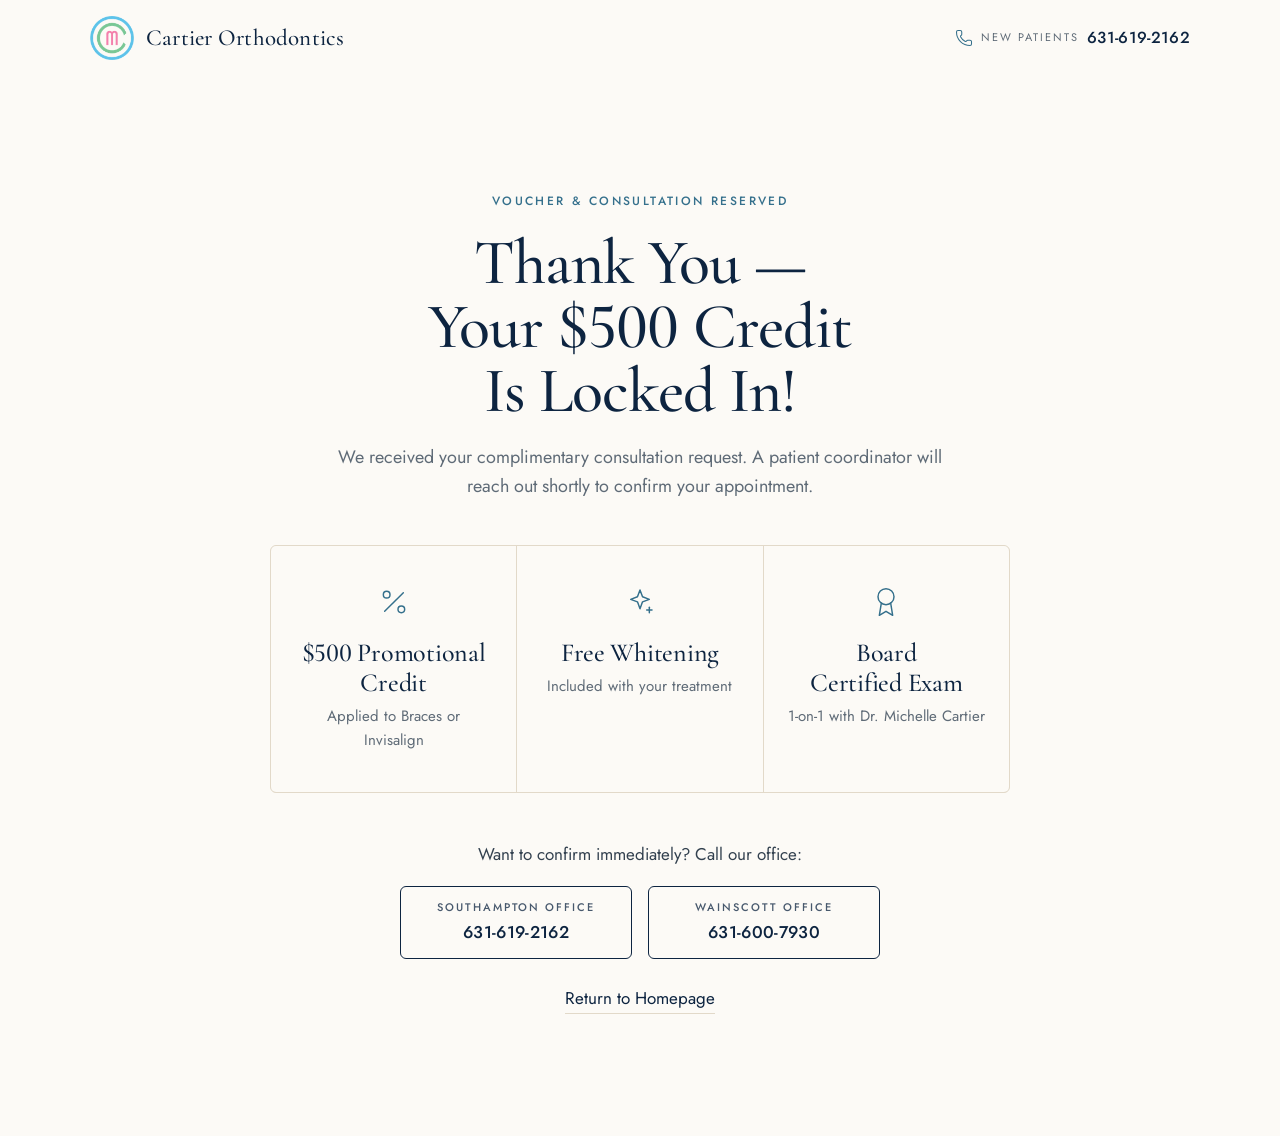
<file: thank-you/index.html>
<!DOCTYPE html>
<html lang="en">
<head>
<meta charset="utf-8">
<meta name="viewport" content="width=device-width, initial-scale=1">
<title>Thank You — Cartier Orthodontics | $500 Voucher Reserved</title>
<meta name="description" content="Your free consultation request has been received. Our Southampton &amp; Wainscott team will contact you shortly to confirm your appointment.">
<meta name="author" content="Cartier Orthodontics">
<meta property="og:type" content="website">
<meta property="og:title" content="Thank You — Cartier Orthodontics | $500 Voucher Reserved">
<meta property="og:description" content="Your free consultation request has been received. Our Southampton &amp; Wainscott team will contact you shortly to confirm your appointment.">
<meta property="og:image" content="https://vibe.filesafe.space/1790687176859558297/attachments/1766eabd-2671-4371-a433-3eff29d74d68.jpg">
<meta name="twitter:card" content="summary_large_image">
<meta name="twitter:image" content="https://vibe.filesafe.space/1790687176859558297/attachments/1766eabd-2671-4371-a433-3eff29d74d68.jpg">
<meta name="theme-color" content="#fcfaf6">
<link rel="icon" type="image/png" href="../assets/img/favicon.png">

<link rel="preload" href="../assets/fonts/cormorant-garamond-latin-wght-normal.woff2" as="font" type="font/woff2" crossorigin>
<link rel="preload" href="../assets/fonts/jost-latin-wght-normal.woff2" as="font" type="font/woff2" crossorigin>
<link rel="stylesheet" href="../assets/css/styles.css?v=6">

<!-- ============================================================
     Google Ads tag + call-tracking + conversion helper.
     Copied unchanged from the existing landing page. Do not edit.
     ============================================================ -->
<script src="https://www.googletagmanager.com/gtag/js?id=AW-18036592609" async=""></script>
<script>window.dataLayer = window.dataLayer || [];
function gtag(){dataLayer.push(arguments);}
gtag('js', new Date());
gtag('config', 'AW-18036592609');
gtag('config', 'AW-18036592609/fwd5CI35qp8dEOGfwphD', { 'phone_conversion_number': '(631) 600-7930' });
gtag('config', 'AW-18036592609/lV72CJD5qp8dEOGfwphD', { 'phone_conversion_number': '(631) 619-2162' });
function gtag_report_conversion(url) {
  var callback = function () {
    if (typeof(url) != 'undefined') { window.location = url; }
  };
  gtag('event', 'conversion', {
      'send_to': 'AW-18036592609/rTI0CJP5qp8dEOGfwphD',
      'value': 5.0,
      'currency': 'USD',
      'event_callback': callback
  });
  return false;
}</script>
<!-- Lead conversion event. Copied unchanged from the existing /thank-you page. Do not edit. -->
<script>if (typeof gtag === 'function') {
  gtag('event', 'conversion', {
    'send_to': 'AW-18036592609/Quh3CKKXo58dEOGfwphD',
    'value': 1.0,
    'currency': 'USD'
  });
} else {
  window.dataLayer = window.dataLayer || [];
  window.dataLayer.push(['event', 'conversion', {
    'send_to': 'AW-18036592609/Quh3CKKXo58dEOGfwphD',
    'value': 1.0,
    'currency': 'USD'
  }]);
}</script>
</head>
<body class="no-bar">

<svg xmlns="http://www.w3.org/2000/svg" class="sprite" aria-hidden="true" focusable="false">
  <symbol id="i-phone" viewBox="0 0 24 24"><path d="M13.8 16.6a1 1 0 0 0 1.2-.3l.4-.5a2 2 0 0 1 1.6-.8h3a2 2 0 0 1 2 2v3a2 2 0 0 1-2 2A18 18 0 0 1 2 4a2 2 0 0 1 2-2h3a2 2 0 0 1 2 2v3a2 2 0 0 1-.8 1.6l-.5.4a1 1 0 0 0-.3 1.2 14 14 0 0 0 6.4 6.4z"/></symbol>
  <symbol id="i-award" viewBox="0 0 24 24"><circle cx="12" cy="8" r="6"/><path d="M15.5 12.9L17 22l-5-3-5 3 1.5-9.1"/></symbol>
  <symbol id="i-sparkle" viewBox="0 0 24 24"><path d="M12 3l1.9 5.1L19 10l-5.1 1.9L12 17l-1.9-5.1L5 10l5.1-1.9z"/><path d="M19 16v4"/><path d="M17 18h4"/></symbol>
  <symbol id="i-percent" viewBox="0 0 24 24"><path d="M19 5L5 19"/><circle cx="6.5" cy="6.5" r="2.5"/><circle cx="17.5" cy="17.5" r="2.5"/></symbol>
</svg>

<header class="site-header" id="top">
  <div class="container header-inner">
    <a class="brand" href="../">
      <img src="../assets/img/logo-emblem.webp" width="160" height="159" alt="Cartier Orthodontics Logo" class="brand-mark">
      <span class="brand-name">Cartier Orthodontics</span>
    </a>
    <div class="header-actions">
      <a class="header-phone" href="tel:6316192162">
        <svg class="icon" aria-hidden="true"><use href="#i-phone"/></svg>
        <span class="header-phone-label">New Patients</span>
        <span class="header-phone-number">631-619-2162</span>
      </a>
    </div>
  </div>
</header>

<main class="thanks">
  <div class="container container-narrow thanks-inner">
    <p class="eyebrow">Voucher &amp; Consultation Reserved</p>
    <h1>Thank You — Your $500 Credit Is Locked In!</h1>
    <p class="lede">We received your complimentary consultation request. A patient coordinator will reach out shortly to confirm your appointment.</p>

    <ul class="tiles tiles-3">
      <li class="tile">
        <svg class="icon icon-lg" aria-hidden="true"><use href="#i-percent"/></svg>
        <h2>$500 Promotional Credit</h2>
        <p>Applied to Braces or Invisalign</p>
      </li>
      <li class="tile">
        <svg class="icon icon-lg" aria-hidden="true"><use href="#i-sparkle"/></svg>
        <h2>Free Whitening</h2>
        <p>Included with your treatment</p>
      </li>
      <li class="tile">
        <svg class="icon icon-lg" aria-hidden="true"><use href="#i-award"/></svg>
        <h2>Board Certified Exam</h2>
        <p>1-on-1 with Dr. Michelle Cartier</p>
      </li>
    </ul>

    <div class="thanks-call">
      <p>Want to confirm immediately? Call our office:</p>
      <div class="thanks-phones">
        <a class="btn btn-outline" href="tel:6316192162"><small>Southampton Office</small><span>631-619-2162</span></a>
        <a class="btn btn-outline" href="tel:6316007930"><small>Wainscott Office</small><span>631-600-7930</span></a>
      </div>
      <a class="text-link" href="../">Return to Homepage</a>
    </div>
  </div>
</main>

</body>
</html>
</file>
<file: assets/css/styles.css>
/* ==========================================================================
   Cartier Orthodontics — landing page
   Quiet luxury / Hamptons: warm neutrals, brand navy, one coastal-blue accent
   ========================================================================== */

@font-face {
  font-family: "Cormorant Garamond";
  src: url("../fonts/cormorant-garamond-latin-wght-normal.woff2") format("woff2");
  font-weight: 300 700;
  font-style: normal;
  font-display: swap;
}
@font-face {
  font-family: "Cormorant Garamond";
  src: url("../fonts/cormorant-garamond-latin-wght-italic.woff2") format("woff2");
  font-weight: 300 700;
  font-style: italic;
  font-display: swap;
}
@font-face {
  font-family: "Jost";
  src: url("../fonts/jost-latin-wght-normal.woff2") format("woff2");
  font-weight: 100 900;
  font-style: normal;
  font-display: swap;
}

:root {
  /* Neutrals */
  --paper: #fcfaf6;      /* warm white */
  --ivory: #f6f1e7;
  --sand: #e9e0d0;
  --line: #e2d9c9;
  --white: #ffffff;

  /* Brand navy (the existing page's "cartier-navy") */
  --navy: #0d2440;
  --navy-soft: #1b3554;
  --text: #33414f;
  --muted: #5f6b77;

  /* One restrained accent: a deepened tone of the logo's blue ring */
  --accent: #35708c;
  --accent-on-dark: #9fd0e8;

  --serif: "Cormorant Garamond", "Iowan Old Style", "Palatino Linotype", Palatino, Georgia, serif;
  --sans: "Jost", "Avenir Next", Avenir, "Century Gothic", "Segoe UI", system-ui, sans-serif;

  --radius: 6px;
  --shadow: 0 1px 2px rgba(13, 36, 64, .04), 0 12px 32px -12px rgba(13, 36, 64, .12);
  --header-h: 68px;
  --gutter: 20px;
  --section-y: clamp(72px, 11vw, 144px);
}

*, *::before, *::after { box-sizing: border-box; }

html {
  -webkit-text-size-adjust: 100%;
  scroll-behavior: smooth;
  scroll-padding-top: calc(var(--header-h) + 16px);
}

body {
  margin: 0;
  background: var(--paper);
  color: var(--text);
  font-family: var(--sans);
  font-size: 1.0625rem;
  line-height: 1.6;
  font-weight: 400;
  font-variant-numeric: lining-nums;
  -webkit-font-smoothing: antialiased;
  text-rendering: optimizeLegibility;
}

img { display: block; max-width: 100%; height: auto; }
video, iframe { max-width: 100%; }
a { color: inherit; }
ul, ol, dl, dd, figure, address { margin: 0; padding: 0; font-style: normal; }
ul { list-style: none; }
p { margin: 0; }

h1, h2, h3 {
  margin: 0;
  font-family: var(--serif);
  font-weight: 500;
  color: var(--navy);
  font-variant-numeric: lining-nums;
  text-wrap: balance;
}
h1 { font-size: clamp(2.75rem, 6.2vw, 4.75rem); line-height: 1; letter-spacing: -.015em; }
h2 { font-size: clamp(2.125rem, 4.4vw, 3.375rem); line-height: 1.06; letter-spacing: -.01em; }
h3 { font-size: 1.5rem; line-height: 1.2; }

strong { font-weight: 500; color: var(--navy); }

:focus-visible { outline: 2px solid var(--accent); outline-offset: 3px; border-radius: 2px; }

.sprite { position: absolute; width: 0; height: 0; overflow: hidden; }
.icon {
  width: 1.125rem; height: 1.125rem; flex: none;
  fill: none; stroke: currentColor; stroke-width: 1.4;
  stroke-linecap: round; stroke-linejoin: round;
}
.icon-lg { width: 2rem; height: 2rem; stroke-width: 1.1; color: var(--accent); }
.nowrap { white-space: nowrap; }

.skip-link {
  position: absolute; left: 12px; top: -60px; z-index: 200;
  background: var(--navy); color: var(--white); padding: 10px 16px; border-radius: var(--radius);
}
.skip-link:focus { top: 12px; }

.container { width: 100%; max-width: 1180px; margin-inline: auto; padding-inline: var(--gutter); }
.container-narrow { max-width: 820px; }

.eyebrow {
  font-size: .75rem; font-weight: 500; letter-spacing: .2em; text-transform: uppercase;
  color: var(--accent);
}
.lede { font-size: 1.125rem; color: var(--muted); max-width: 34rem; text-wrap: pretty; }

/* Buttons ------------------------------------------------------------- */
.btn {
  display: inline-flex; align-items: center; justify-content: center; gap: .6em;
  min-height: 52px; padding: 14px 28px;
  font-family: var(--sans); font-size: .8125rem; font-weight: 500;
  letter-spacing: .14em; text-transform: uppercase; text-decoration: none; text-align: center;
  border: 1px solid transparent; border-radius: var(--radius);
  transition: background-color .25s ease, color .25s ease, border-color .25s ease;
  cursor: pointer;
}
.btn-primary { background: var(--navy); color: var(--paper); }
.btn-primary:hover { background: var(--navy-soft); }
.btn-outline { background: transparent; color: var(--navy); border-color: var(--navy); }
.btn-outline:hover { background: var(--navy); color: var(--paper); }
.btn-light { background: var(--paper); color: var(--navy); }
.btn-light:hover { background: var(--white); }
.btn-sm { min-height: 44px; padding: 10px 20px; font-size: .75rem; }

.text-link {
  display: inline-flex; align-items: center; gap: .5em; min-height: 44px;
  color: var(--navy); text-decoration: none;
  background: linear-gradient(var(--line), var(--line)) 0 calc(50% + .85em) / 100% 1px no-repeat;
  transition: color .25s ease;
}
.text-link:hover { color: var(--accent); }
.text-link .icon { color: var(--accent); }

/* 1. Header ----------------------------------------------------------- */
.site-header {
  position: sticky; top: 0; z-index: 50;
  background: rgba(252, 250, 246, .92);
  -webkit-backdrop-filter: saturate(1.2) blur(10px); backdrop-filter: saturate(1.2) blur(10px);
  border-bottom: 1px solid transparent;
  transition: border-color .3s ease;
}
.site-header.is-scrolled { border-bottom-color: var(--line); }
.header-inner { display: flex; align-items: center; justify-content: space-between; gap: 16px; height: var(--header-h); }
.brand { display: inline-flex; align-items: center; gap: 12px; text-decoration: none; min-width: 0; }
.brand-mark { width: 38px; height: auto; flex: none; }
.brand-name {
  font-family: var(--serif); font-size: 1.25rem; font-weight: 500; color: var(--navy);
  letter-spacing: .01em; white-space: nowrap;
}
.header-actions { display: flex; align-items: center; gap: 28px; }
.header-phone {
  display: inline-flex; align-items: center; gap: 8px; min-height: 44px;
  color: var(--navy); text-decoration: none; white-space: nowrap;
}
.header-phone .icon { color: var(--accent); }
.header-phone-label { display: none; font-size: .6875rem; letter-spacing: .18em; text-transform: uppercase; color: var(--muted); }
.header-phone-number { font-size: 1rem; font-weight: 500; letter-spacing: .02em; }
.header-cta { display: none; }

/* 2. Hero ------------------------------------------------------------- */
.hero { padding-block: clamp(40px, 6vw, 72px) clamp(56px, 8vw, 96px); }
.hero-grid { display: grid; gap: 48px; }
.hero-copy { display: flex; flex-direction: column; align-items: flex-start; }
.hero-copy .eyebrow { margin-bottom: 20px; }
.hero-offer {
  margin-top: 24px; max-width: 30rem;
  font-size: clamp(1.125rem, 1.6vw, 1.3125rem); line-height: 1.5; color: var(--text);
}
.hero-offer strong { font-family: var(--serif); font-size: 1.45em; line-height: 1; font-variant-numeric: lining-nums; }
.hero-cta { margin-top: 32px; }
.hero-proof {
  display: flex; align-items: center; gap: 16px;
  margin-top: 40px; padding-top: 28px; border-top: 1px solid var(--line); width: 100%; max-width: 30rem;
}
.hero-avatar { width: 56px; height: 56px; border-radius: 50%; object-fit: cover; flex: none; }
.hero-proof-line { font-size: .875rem; color: var(--muted); margin-top: 2px; }

.rating { display: flex; align-items: center; gap: 10px; flex-wrap: wrap; }
.stars { display: inline-flex; gap: 2px; color: var(--navy); }
.stars .icon { width: 1rem; height: 1rem; }
.rating-text { font-size: .875rem; font-weight: 500; letter-spacing: .06em; color: var(--navy); }

.hero-video { margin: 0; }
.video-frame {
  position: relative; overflow: hidden; background: var(--sand);
  border: 1px solid var(--line); border-radius: var(--radius); box-shadow: var(--shadow);
}
.video-frame video { display: block; width: 100%; height: auto; aspect-ratio: 16 / 9; object-fit: cover; }
.video-controls { position: absolute; left: 12px; bottom: 12px; display: flex; gap: 8px; }
.video-controls[hidden] { display: none; }
.video-btn {
  display: inline-flex; align-items: center; justify-content: center; width: 44px; height: 44px; padding: 0;
  color: var(--navy); background: rgba(252, 250, 246, .92); border: 1px solid var(--line); border-radius: 50%;
  cursor: pointer; transition: background-color .25s ease;
}
.video-btn:hover { background: var(--white); }
.hero-video figcaption { margin-top: 14px; font-size: .75rem; letter-spacing: .16em; text-transform: uppercase; color: var(--muted); text-align: center; }

.form-card {
  background: var(--white); border: 1px solid var(--line); border-radius: var(--radius);
  box-shadow: var(--shadow); padding: 24px 20px 12px;
}
.form-card-note, .book-dialog-head p {
  display: flex; align-items: center; justify-content: center; gap: 8px;
  font-size: .75rem; letter-spacing: .16em; text-transform: uppercase; color: var(--muted);
}
.form-card-note { padding-bottom: 18px; margin-bottom: 8px; border-bottom: 1px solid var(--line); }
.form-card-note .icon, .book-dialog-head p .icon { width: .875rem; height: .875rem; color: var(--accent); }
.form-frame iframe { display: block; }

/* 3. Trust strip ------------------------------------------------------ */
.trust { border-block: 1px solid var(--line); background: var(--paper); }
.trust-row {
  display: flex; flex-wrap: wrap; align-items: center; justify-content: center;
  gap: 20px 56px; padding-block: 28px;
}
.trust-item {
  display: inline-flex; align-items: center; gap: 10px;
  font-size: .75rem; font-weight: 500; letter-spacing: .16em; text-transform: uppercase; color: var(--muted);
}
.trust-item img { height: 34px; width: auto; filter: grayscale(1); opacity: .8; }
.trust-item .icon { width: 1.25rem; height: 1.25rem; stroke-width: 1.2; }

/* Sections ------------------------------------------------------------ */
.section { padding-block: var(--section-y); }
.section-ivory { background: var(--ivory); }
.section-head { display: flex; flex-direction: column; align-items: center; text-align: center; gap: 16px; margin-bottom: clamp(40px, 6vw, 72px); }
.section-head h2 { max-width: 22ch; }
.section-head .lede { max-width: 36rem; }
.section-cta { display: flex; justify-content: center; margin-top: clamp(40px, 5vw, 64px); }

/* 4. Tiles ------------------------------------------------------------ */
.tiles { display: grid; gap: 1px; background: var(--line); border: 1px solid var(--line); border-radius: var(--radius); overflow: hidden; }
.tile { background: var(--paper); padding: 40px 24px; display: flex; flex-direction: column; align-items: center; text-align: center; gap: 6px; }
.tile .icon-lg { margin-bottom: 14px; }
.tile h3 { font-size: 1.625rem; }
.tile p { font-size: .9375rem; color: var(--muted); }

/* 5. Treatment cards -------------------------------------------------- */
.cards { display: grid; gap: 24px; align-items: start; }
.card { background: var(--paper); border: 1px solid var(--line); border-radius: var(--radius); overflow: hidden; }
.card-media { aspect-ratio: 4 / 3; overflow: hidden; background: var(--sand); }
.card-media img { width: 100%; height: 100%; object-fit: cover; }
.card-body { padding: 24px 22px 8px; }
.card-tag { font-size: .6875rem; font-weight: 500; letter-spacing: .18em; text-transform: uppercase; color: var(--accent); margin-bottom: 10px; }
.card-body h3 { font-size: 1.625rem; line-height: 1.12; }
.card-line { margin-top: 8px; font-size: .9375rem; color: var(--muted); }

/* Expanders (details / summary) --------------------------------------- */
.more { margin-top: 18px; border-top: 1px solid var(--line); }
.more summary, .faq summary {
  display: flex; align-items: center; justify-content: space-between; gap: 16px;
  cursor: pointer; list-style: none; -webkit-tap-highlight-color: transparent;
}
.more summary::-webkit-details-marker, .faq summary::-webkit-details-marker { display: none; }
.more summary {
  min-height: 52px;
  font-size: .75rem; font-weight: 500; letter-spacing: .18em; text-transform: uppercase; color: var(--navy);
}
.more summary .icon, .faq summary .icon { color: var(--accent); transition: transform .3s ease; }
details[open] > summary .icon { transform: rotate(45deg); }
.more-body { padding-bottom: 20px; font-size: .9375rem; color: var(--text); display: grid; gap: 14px; }
details[open] > .more-body, details[open] > .faq-a { animation: fade .4s ease both; }
@keyframes fade { from { opacity: 0; transform: translateY(-4px); } to { opacity: 1; transform: none; } }

.checks { display: grid; gap: 8px; }
.checks li { position: relative; padding-left: 22px; font-size: .9375rem; }
.checks li::before {
  content: ""; position: absolute; left: 2px; top: .55em; width: 9px; height: 5px;
  border-left: 1.5px solid var(--accent); border-bottom: 1.5px solid var(--accent); transform: rotate(-45deg);
}
.before-after img { width: 100%; max-width: 298px; border-radius: 4px; }
.before-after figcaption { margin-top: 8px; font-size: .75rem; letter-spacing: .08em; text-transform: uppercase; color: var(--muted); }

.more-inline { margin-block: 8px 28px; border-bottom: 1px solid var(--line); }
.more-center { max-width: 820px; margin: clamp(32px, 4vw, 48px) auto 0; border-bottom: 1px solid var(--line); }
.more-center summary { justify-content: center; }

/* 6. Split layouts ---------------------------------------------------- */
.split { display: grid; gap: 40px; align-items: center; }
.split-media img { width: 100%; border-radius: var(--radius); }
.split-copy { display: flex; flex-direction: column; align-items: flex-start; gap: 20px; }
.split-copy .more { width: 100%; }

.stats { display: grid; grid-template-columns: 1fr 1fr; gap: 1px; width: 100%; background: var(--line); border: 1px solid var(--line); border-radius: var(--radius); overflow: hidden; margin-top: 8px; }
.stats li { background: var(--paper); padding: 22px 18px; display: flex; flex-direction: column; gap: 2px; }
.stats .icon { color: var(--accent); width: 1.375rem; height: 1.375rem; stroke-width: 1.2; margin-bottom: 10px; }
.stats strong { font-family: var(--serif); font-size: 1.5rem; line-height: 1.1; font-weight: 500; font-variant-numeric: lining-nums; }
.stats span { font-size: .8125rem; color: var(--muted); line-height: 1.4; }

/* 7. Why Cartier ------------------------------------------------------ */
.wide-media { max-width: 1020px; margin-inline: auto; }
.wide-media img { width: 100%; aspect-ratio: 16 / 9; object-fit: cover; object-position: 50% 30%; border-radius: var(--radius); }
.icon-row { display: grid; grid-template-columns: 1fr 1fr; gap: 32px 16px; margin-top: clamp(40px, 5vw, 64px); }
.icon-row li { display: flex; flex-direction: column; align-items: center; text-align: center; gap: 14px; font-family: var(--serif); font-size: 1.375rem; line-height: 1.15; color: var(--navy); font-variant-numeric: lining-nums; }
.reasons { display: grid; gap: 24px 48px; text-align: left; padding-top: 8px; }
.reasons dt { font-family: var(--serif); font-size: 1.3125rem; color: var(--navy); line-height: 1.2; margin-bottom: 6px; }
.reasons dd { color: var(--muted); }

/* 8. Testimonials ----------------------------------------------------- */
.pull-quote { font-style: italic; font-size: clamp(2rem, 4vw, 3.125rem); line-height: 1.1; max-width: 16ch; }
/* Reviews: a static row by default; main.js turns it into a slow ticker. */
.ticker { max-width: 1180px; margin: clamp(48px, 6vw, 80px) auto 0; padding-inline: var(--gutter); }
.reviews { display: grid; gap: 16px; align-items: stretch; }
.review {
  background: var(--white); border: 1px solid var(--line); border-radius: var(--radius);
  padding: 28px 24px 24px; display: flex; flex-direction: column;
}
.ticker.is-ticker {
  max-width: none; padding-inline: 0; overflow: hidden;
  -webkit-mask-image: linear-gradient(to right, transparent, #000 7%, #000 93%, transparent);
  mask-image: linear-gradient(to right, transparent, #000 7%, #000 93%, transparent);
}
.is-ticker .reviews {
  display: flex; gap: 0; width: max-content; align-items: stretch;
  animation: ticker var(--ticker-duration, 60s) linear infinite; will-change: transform;
}
.is-ticker .review { flex: none; width: min(440px, 84vw); margin-right: 24px; }
.is-ticker:hover .reviews,
.is-ticker:focus-within .reviews,
.is-ticker.is-paused .reviews { animation-play-state: paused; }
@keyframes ticker { to { transform: translateX(-50%); } }
.ticker-controls { display: flex; justify-content: center; margin-top: 28px; }
.ticker-toggle {
  display: inline-flex; align-items: center; gap: 8px; min-height: 44px; padding: 8px 14px;
  font-family: var(--sans); font-size: .6875rem; font-weight: 500; letter-spacing: .18em; text-transform: uppercase;
  color: var(--muted); background: none; border: 0; cursor: pointer;
}
.ticker-toggle[hidden] { display: none; }
.ticker-toggle:hover { color: var(--navy); }
.ticker-toggle .icon { width: .875rem; height: .875rem; color: var(--accent); }
.review h3 { font-style: italic; font-size: 1.625rem; line-height: 1.18; }
.review-text { margin-top: 16px; font-size: .9375rem; line-height: 1.65; color: var(--muted); }
.review footer { display: flex; flex-direction: column; gap: 2px; margin-top: auto; }
.review footer::before { content: ""; display: block; height: 1px; background: var(--line); margin-block: 22px 16px; }
.review footer strong { font-weight: 500; letter-spacing: .04em; }
.review footer span { font-size: .8125rem; color: var(--muted); }

/* 9. Offer band ------------------------------------------------------- */
.offer { background: var(--navy); color: #d5dde6; padding-block: var(--section-y) clamp(40px, 5vw, 56px); }
.offer h2 { color: var(--paper); max-width: 14ch; }
.offer .eyebrow { color: var(--accent-on-dark); }
.offer .lede { color: #d5dde6; }
.offer strong { color: var(--paper); }
.offer .lede strong { font-family: var(--serif); font-size: 1.45em; line-height: 1; font-variant-numeric: lining-nums; }
.offer-grid { display: grid; gap: 48px; align-items: center; }
.offer-copy { display: flex; flex-direction: column; align-items: flex-start; gap: 22px; }
.offer-copy .btn { margin-top: 10px; }
.offer-gallery { display: grid; grid-template-columns: repeat(3, 1fr); gap: 10px; }
.offer-gallery img { width: 100%; aspect-ratio: 3 / 4; object-fit: cover; border-radius: 4px; }
.offer-gallery figcaption { margin-top: 10px; font-size: .6875rem; letter-spacing: .12em; text-transform: uppercase; color: #b9c4d0; line-height: 1.4; }
.offer-terms {
  margin-top: clamp(48px, 6vw, 80px); padding-top: 24px; border-top: 1px solid rgba(255, 255, 255, .16);
  font-size: .75rem; line-height: 1.65; color: #b9c4d0; max-width: none;
}
.offer-terms strong { color: #d5dde6; }

/* 10. FAQ ------------------------------------------------------------- */
.faq { border-top: 1px solid var(--line); }
.faq details { border-bottom: 1px solid var(--line); }
.faq summary { padding: 22px 0; font-family: var(--serif); font-size: clamp(1.25rem, 2.2vw, 1.5rem); line-height: 1.25; color: var(--navy); }
.faq-a { padding: 0 40px 26px 0; color: var(--muted); }

/* 11. Locations ------------------------------------------------------- */
.locations { display: grid; gap: 24px; }
.locations > * { min-width: 0; }
.location { background: var(--paper); border: 1px solid var(--line); border-radius: var(--radius); padding: 32px 24px 28px; display: flex; flex-direction: column; }
.location h3 { font-size: 1.75rem; line-height: 1.12; }
.location address { margin-top: 14px; color: var(--text); }
.phones { display: grid; grid-template-columns: 1fr 1fr; gap: 16px; margin-top: 24px; padding-top: 22px; border-top: 1px solid var(--line); }
.phones dt { font-size: .6875rem; font-weight: 500; letter-spacing: .18em; text-transform: uppercase; color: var(--muted); }
.phones dd { margin-top: 4px; font-family: var(--serif); font-size: 1.5rem; line-height: 1.2; color: var(--navy); font-variant-numeric: lining-nums; white-space: nowrap; }
.phones a { display: inline-flex; align-items: center; min-height: 44px; margin-block: -8px; text-decoration: underline; text-decoration-color: var(--line); text-decoration-thickness: 1px; text-underline-offset: 6px; }
.phones a:hover { text-decoration-color: var(--navy); }
.location .more { margin-top: 22px; }
.location .more:not([open]) { border-bottom: 1px solid var(--line); }
.location .more-body { color: var(--muted); gap: 8px; }
.location-actions { display: flex; flex-wrap: wrap; align-items: center; gap: 20px 28px; margin-top: 26px; }

/* 12. Booking form + popup --------------------------------------------- */
.book { outline: none; }
.book-grid { display: grid; gap: 40px; }
.book-copy { display: flex; flex-direction: column; align-items: flex-start; gap: 20px; }
.book-phones { width: 100%; max-width: 26rem; margin-top: 12px; }

.book-dialog {
  width: min(560px, calc(100vw - 24px)); max-height: 94vh; max-height: 94dvh;
  padding: 0; border: 1px solid var(--line); border-radius: 8px;
  background: var(--white); color: var(--text); overflow: hidden;
  box-shadow: 0 30px 80px -24px rgba(13, 36, 64, .5);
}
.book-dialog[open] { display: flex; flex-direction: column; animation: dialog-in .3s ease both; }
.book-dialog::backdrop { background: rgba(13, 36, 64, .55); -webkit-backdrop-filter: blur(3px); backdrop-filter: blur(3px); }
@keyframes dialog-in { from { opacity: 0; transform: translateY(10px); } to { opacity: 1; transform: none; } }
.book-dialog-head {
  display: flex; align-items: center; justify-content: space-between; gap: 16px; flex: none;
  padding: 20px 16px 18px 24px; border-bottom: 1px solid var(--line);
}
.book-dialog-head h2 { font-size: 1.625rem; line-height: 1.15; }
.book-dialog-head p { justify-content: flex-start; margin-top: 6px; }
.dialog-close {
  display: inline-flex; align-items: center; justify-content: center; flex: none; width: 44px; height: 44px; padding: 0;
  color: var(--navy); background: none; border: 1px solid var(--line); border-radius: 50%; cursor: pointer;
  transition: border-color .25s ease;
}
.dialog-close:hover { border-color: var(--navy); }
.book-dialog-body { flex: 1 1 auto; overflow-y: auto; -webkit-overflow-scrolling: touch; padding: 16px 20px 8px; min-height: 240px; }
.book-dialog-body iframe { display: block; }
html.dialog-open { overflow: hidden; }

/* 13. Footer ---------------------------------------------------------- */
.site-footer { background: var(--paper); border-top: 1px solid var(--line); padding-block: 64px 40px; }
.footer-inner { display: flex; flex-direction: column; align-items: center; text-align: center; gap: 18px; }
.footer-logo { width: 132px; height: auto; }
.footer-name { font-family: var(--serif); font-size: 1.25rem; color: var(--navy); }
.footer-small { font-size: .8125rem; color: var(--muted); max-width: 44rem; margin-top: 10px; }
.footer-legal {
  display: flex; flex-direction: column; align-items: center; gap: 10px; width: 100%;
  margin-top: 18px; padding-top: 24px; border-top: 1px solid var(--line);
  font-size: .8125rem; color: var(--muted);
}
.footer-links { display: inline-flex; flex-wrap: wrap; justify-content: center; align-items: center; gap: 6px 10px; }
.footer-links a { color: var(--navy); text-underline-offset: 3px; display: inline-flex; align-items: center; min-height: 44px; }
.placeholder {
  font-family: ui-monospace, SFMono-Regular, Menlo, Consolas, monospace; font-size: .6875rem;
  color: #8a4b12; background: #fbefd9; border: 1px dashed #d9a866; border-radius: 3px; padding: 1px 6px;
}

/* Mobile sticky bar --------------------------------------------------- */
.mobile-bar {
  position: fixed; left: 0; right: 0; bottom: 0; z-index: 60;
  display: grid; grid-template-columns: auto 1fr; gap: 10px;
  padding: 10px 14px calc(10px + env(safe-area-inset-bottom));
  background: rgba(252, 250, 246, .96);
  -webkit-backdrop-filter: blur(10px); backdrop-filter: blur(10px);
  border-top: 1px solid var(--line);
  transition: transform .35s ease, opacity .35s ease;
}
.mobile-bar .btn { min-height: 48px; padding: 10px 18px; font-size: .75rem; letter-spacing: .12em; }
.mobile-bar.is-hidden { transform: translateY(110%); opacity: 0; pointer-events: none; }
body { padding-bottom: 76px; }

/* Fade-in on scroll (only when JS is running) -------------------------- */
.js .reveal { opacity: 0; transform: translateY(14px); transition: opacity .9s ease, transform .9s ease; }
.js .reveal.is-visible { opacity: 1; transform: none; }

/* Thank-you page ------------------------------------------------------- */
.thanks { min-height: calc(100vh - var(--header-h)); display: flex; align-items: center; padding-block: clamp(56px, 9vw, 120px); }
.thanks-inner { display: flex; flex-direction: column; align-items: center; text-align: center; gap: 20px; }
.thanks-inner h1 { font-size: clamp(2.375rem, 5.4vw, 4rem); max-width: 16ch; }
.thanks-inner .lede { max-width: 38rem; }
.thanks .tiles { width: 100%; margin-top: 24px; }
.thanks .tile h2 { font-size: 1.625rem; line-height: 1.15; }
.thanks-call { display: flex; flex-direction: column; align-items: center; gap: 18px; margin-top: 28px; }
.thanks-phones { display: flex; flex-wrap: wrap; justify-content: center; gap: 12px 16px; }
.thanks-phones .btn { min-width: 232px; flex-direction: column; gap: 2px; text-transform: none; letter-spacing: .02em; font-size: 1.0625rem; padding: 12px 28px; }
.thanks-phones .btn small { font-size: .6875rem; letter-spacing: .18em; text-transform: uppercase; opacity: .75; }
.no-bar { padding-bottom: 0; }

/* ======================================================================
   Breakpoints
   ====================================================================== */
@media (max-width: 479px) {
  .brand { gap: 10px; }
  .brand-mark { width: 34px; }
  .brand-name { font-size: 1.125rem; }
  .header-phone-number { font-size: .9375rem; }
}
@media (max-width: 379px) {
  .brand { gap: 8px; }
  .brand-mark { width: 30px; }
  .brand-name { font-size: 1rem; }
  .header-inner { gap: 10px; }
  .header-phone .icon { display: none; }
  .header-phone-number { font-size: .875rem; }
  .mobile-bar { gap: 8px; padding-inline: 10px; }
  .mobile-bar .btn { padding-inline: 10px; font-size: .6875rem; letter-spacing: .06em; white-space: nowrap; }
  .phones { grid-template-columns: 1fr; }
  .location { padding-inline: 20px; }
}

/* Stacked (phone / small tablet) hero: the video sits between the offer line and the button. */
@media (max-width: 899px) {
  .hero-grid { gap: 0; justify-items: start; }
  .hero-copy { display: contents; }
  .hero-video { order: 1; justify-self: stretch; width: 100%; margin-top: 28px; }
  .hero-cta { order: 2; margin-top: 28px; }
  .hero-proof { order: 3; }
}

@media (min-width: 640px) {
  :root { --gutter: 32px; }
  .tiles-3 { grid-template-columns: repeat(3, 1fr); }
  .cards-4 { grid-template-columns: repeat(2, 1fr); }
  .icon-row { grid-template-columns: repeat(4, 1fr); }
  .reasons { grid-template-columns: 1fr 1fr; }
  .form-card { padding: 28px 32px 16px; }
  .footer-legal { flex-direction: row; justify-content: space-between; }
  .location { padding: 40px 40px 36px; }
}

@media (min-width: 900px) {
  :root { --header-h: 76px; --gutter: 40px; }
  body { padding-bottom: 0; }
  .mobile-bar { display: none; }
  .header-cta { display: inline-flex; }
  .header-phone-label { display: inline; }
  .brand-mark { width: 44px; }
  .brand-name { font-size: 1.4375rem; }

  .hero-grid { grid-template-columns: minmax(0, .8fr) minmax(0, 1.2fr); gap: clamp(40px, 5vw, 72px); align-items: center; }
  .hero h1 { font-size: clamp(2.75rem, 5vw, 4.25rem); }
  .hero { padding-block: clamp(56px, 7vw, 96px) clamp(72px, 9vw, 120px); }
  .book-grid { grid-template-columns: minmax(0, .85fr) minmax(0, 1.15fr); gap: clamp(48px, 7vw, 104px); align-items: start; }
  .book-copy { position: sticky; top: calc(var(--header-h) + 40px); }
  .split { grid-template-columns: minmax(0, .9fr) minmax(0, 1.1fr); gap: clamp(48px, 7vw, 104px); }
  .split-quote { grid-template-columns: minmax(0, 1.05fr) minmax(0, .95fr); }
  .offer-grid { grid-template-columns: minmax(0, 1fr) minmax(0, 1fr); gap: clamp(48px, 7vw, 104px); }
  .locations { grid-template-columns: 1fr 1fr; }
  .location h3 { min-height: 2.24em; }
  .reviews { grid-template-columns: repeat(3, 1fr); gap: 24px; }
  .is-ticker .reviews { gap: 0; }
  .review { padding: 36px 32px 28px; }
}

@media (min-width: 1080px) {
  .cards-4 { grid-template-columns: repeat(4, 1fr); }
  .card-tag { min-height: 2.9em; }
  .card-body h3 { min-height: 2.24em; }
  .card-line { min-height: 3.2em; }
}

@media (prefers-reduced-motion: reduce) {
  html { scroll-behavior: auto; }
  .js .reveal { opacity: 1; transform: none; transition: none; }
  details[open] > .more-body, details[open] > .faq-a { animation: none; }
  .book-dialog[open] { animation: none; }
  .is-ticker .reviews { animation: none; }
  * { transition-duration: .01ms !important; }
}
</file>
